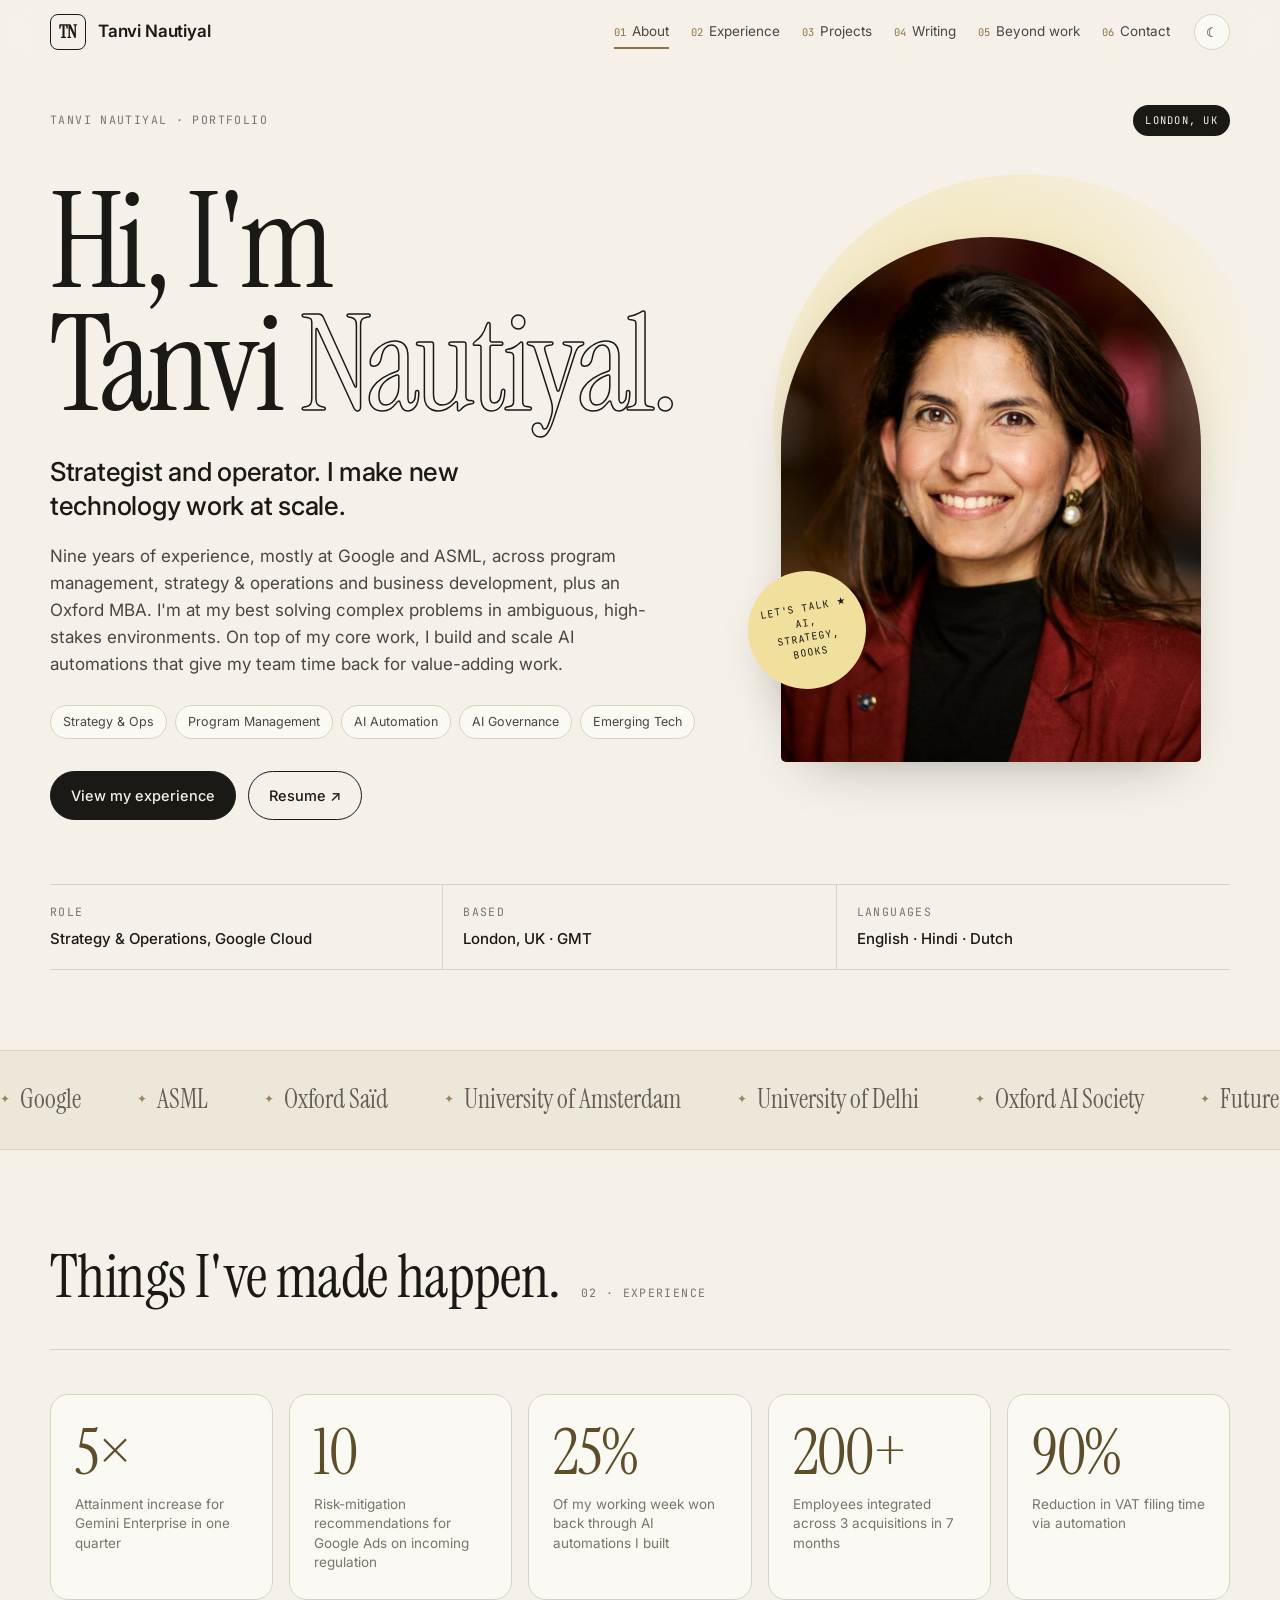
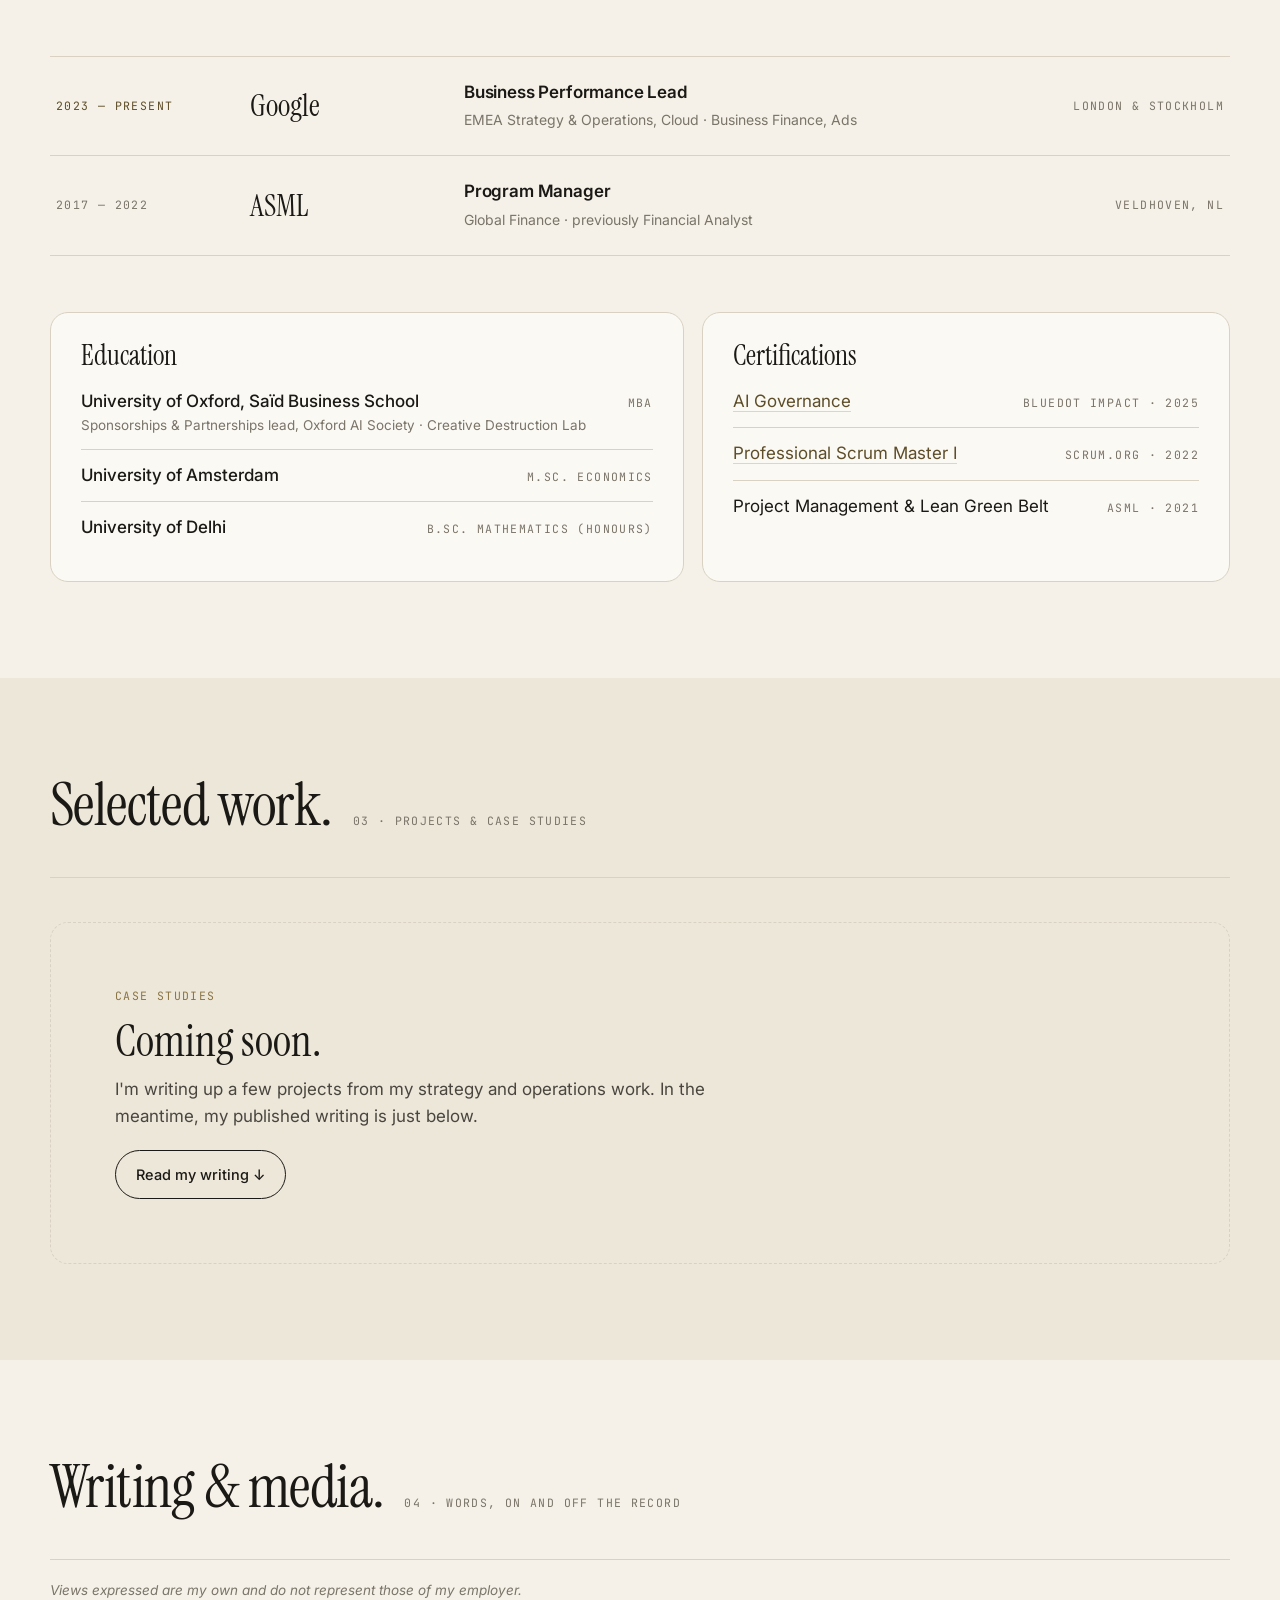
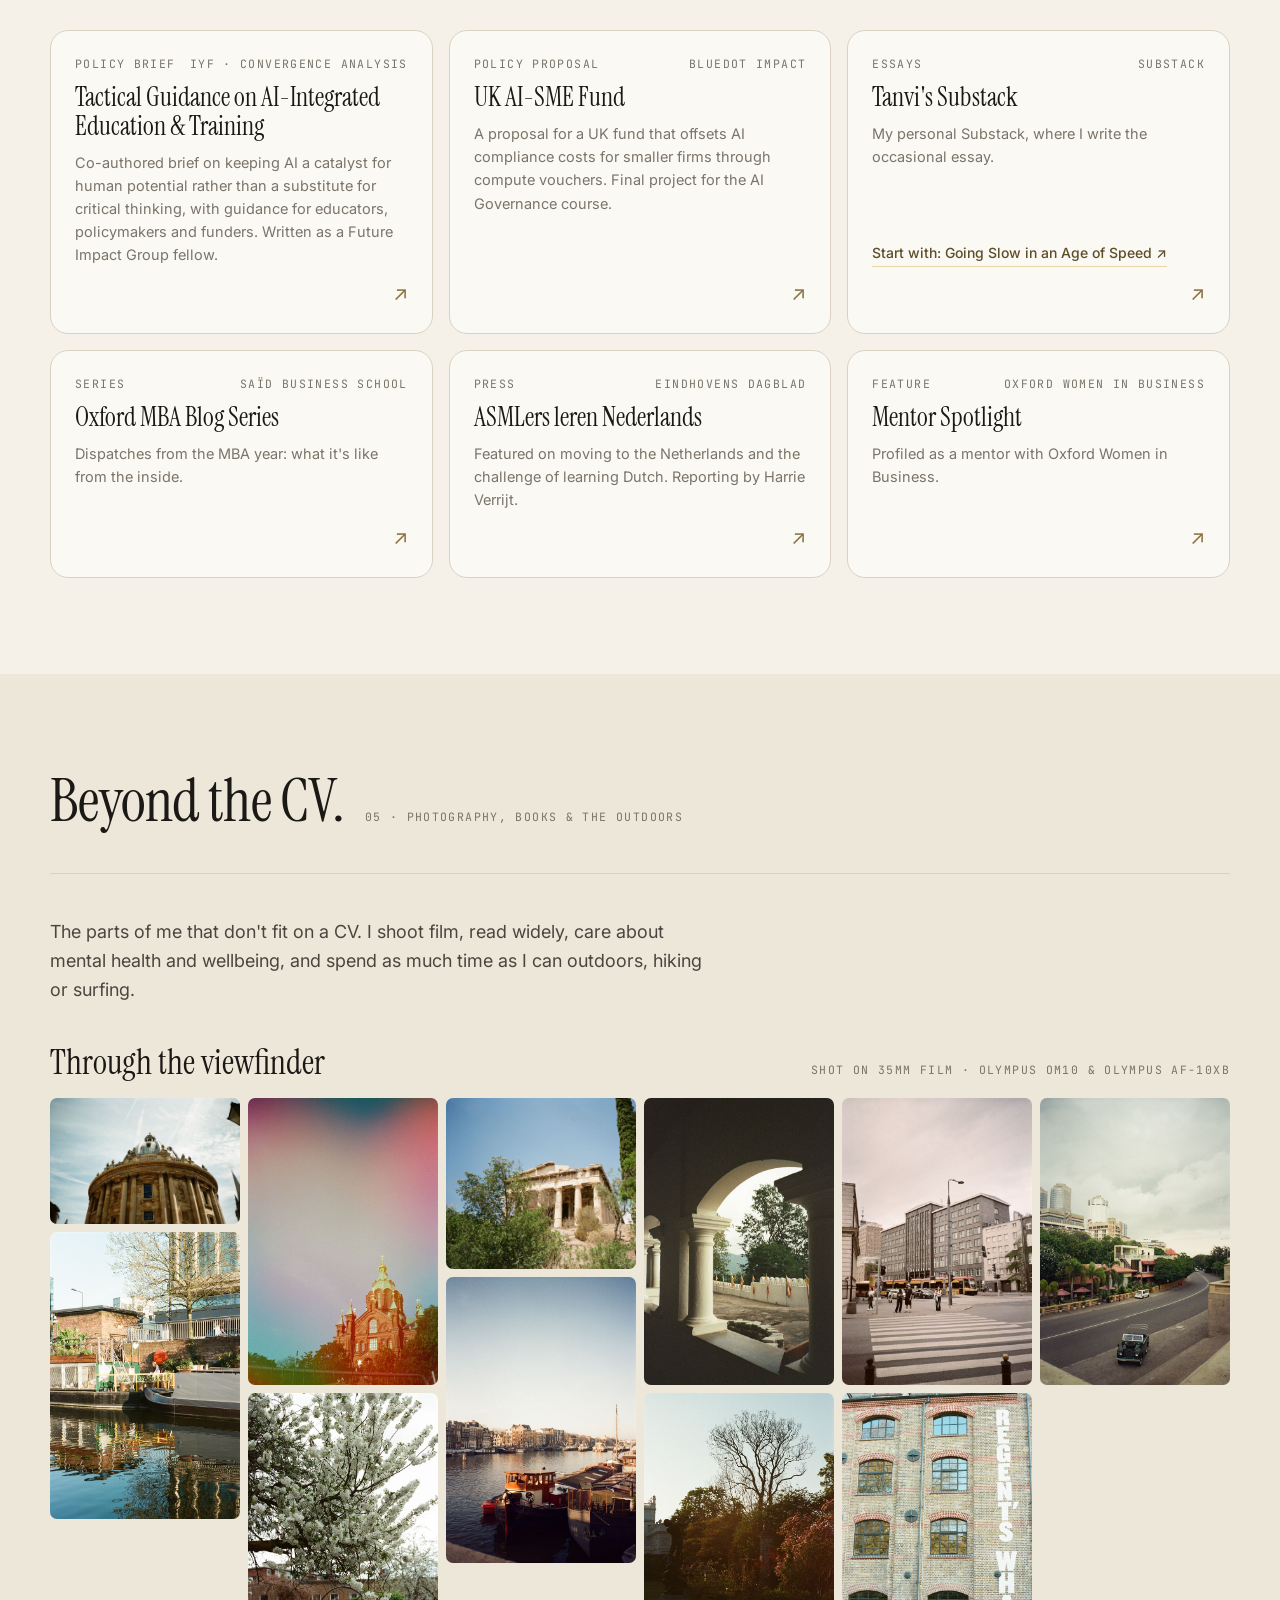
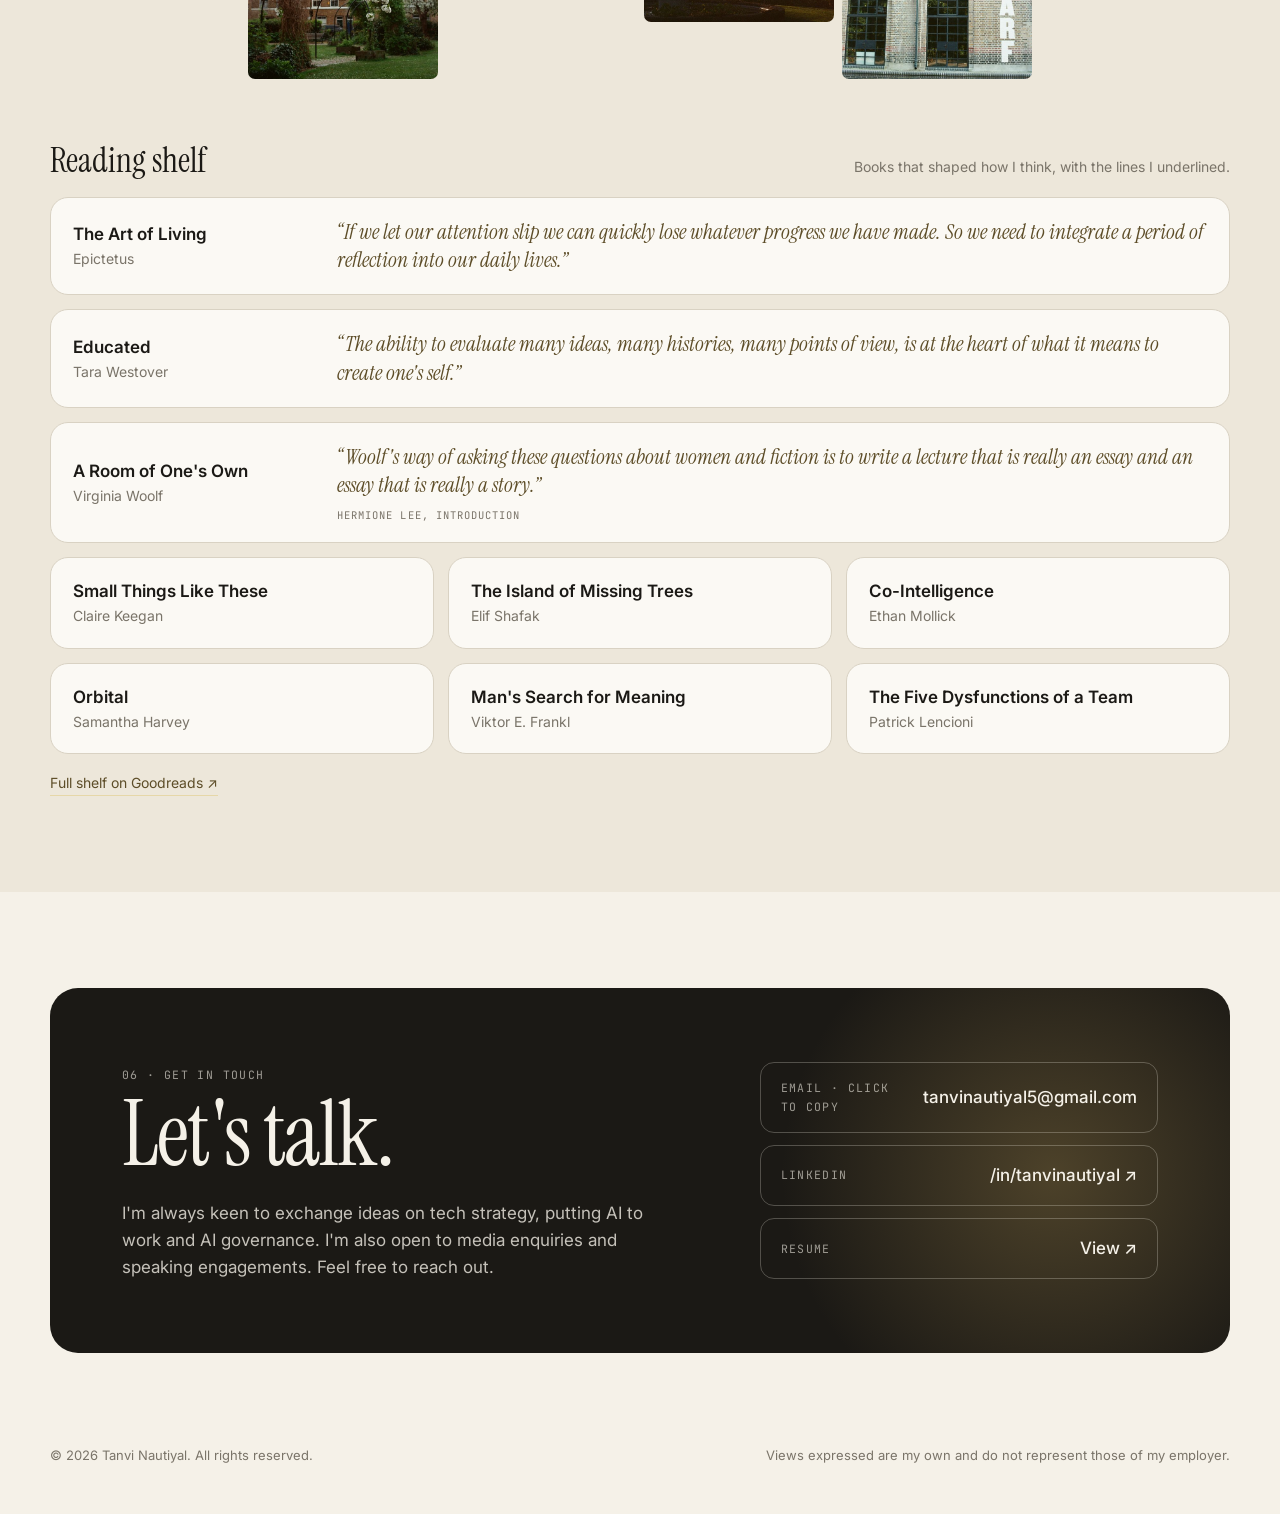
<file: index.html>
<!doctype html>
<html lang="en">
<head>
  <meta charset="utf-8">
  <meta name="viewport" content="width=device-width, initial-scale=1">
  <title>Tanvi Nautiyal — Portfolio</title>
  <meta name="description" content="Tanvi Nautiyal has spent her career scaling emerging technologies at Google and ASML, across program management, strategy & operations and business development.">
  <link rel="canonical" href="https://www.tanvinautiyal.com/">
  <meta property="og:type" content="website">
  <meta property="og:url" content="https://www.tanvinautiyal.com/">
  <meta property="og:title" content="Tanvi Nautiyal — Portfolio">
  <meta property="og:description" content="A career spent scaling emerging technologies at Google and ASML. Program management, strategy & operations, and AI automation.">
  <meta property="og:image" content="https://www.tanvinautiyal.com/assets/headshot.jpg">
  <link rel="preconnect" href="https://fonts.googleapis.com">
  <link rel="preconnect" href="https://fonts.gstatic.com" crossorigin>
  <link href="https://fonts.googleapis.com/css2?family=Instrument+Serif:ital@0;1&family=Inter:wght@400;500;600&family=JetBrains+Mono:wght@400;500&display=swap" rel="stylesheet">
  <link rel="stylesheet" href="style.css">
</head>
<body>
  <div class="progress" id="progress"></div>

  <header class="nav" id="nav">
    <div class="wrap nav-inner">
      <a class="brand" href="#top"><span class="monogram" id="monogram">TN</span><span id="brand-name">Tanvi Nautiyal</span></a>
      <nav class="nav-links" id="nav-links" aria-label="Sections"></nav>
      <div class="nav-actions">
        <button class="icon-btn" id="theme" aria-label="Toggle theme">☾</button>
        <button class="icon-btn burger" id="burger" aria-label="Menu">☰</button>
      </div>
    </div>
  </header>

  <main id="top">
    <!-- 01 About / hero -->
    <section class="hero" id="about">
      <div class="wrap">
        <div class="hero-top">
          <span class="mono" id="hero-volume"></span>
          <span class="badge" id="hero-status"></span>
        </div>
        <div class="hero-grid">
          <div>
            <h1 id="hero-title"></h1>
            <p class="tagline" id="hero-tagline"></p>
            <p class="intro" id="hero-intro"></p>
            <div class="tags" id="hero-tags"></div>
            <div class="cta" id="hero-cta"></div>
          </div>
          <div class="portrait">
            <div class="blob"></div>
            <div class="frame"><img id="portrait-img" alt=""></div>
            <a class="sticker" id="sticker" href="#contact"></a>
          </div>
        </div>
        <div class="facts" id="facts"></div>
      </div>
    </section>

    <div class="marquee" aria-label="Organisations"><div class="marquee-track" id="marquee-track"></div></div>

    <!-- 02 Experience -->
    <section id="experience">
      <div class="wrap">
        <div class="section-head">
          <h2>Things I've made happen.</h2>
          <span class="mono">02 · Experience</span>
          <div class="rule"></div>
        </div>
        <div class="stats" id="stats"></div>
        <div class="timeline" id="timeline" style="margin-top:56px"></div>
        <div class="edu-grid">
          <div class="card reveal"><h3>Education</h3><ul class="edu-list" id="edu-list"></ul></div>
          <div class="card reveal"><h3>Certifications</h3><ul class="cert-list" id="cert-list"></ul></div>
        </div>
      </div>
    </section>

    <!-- 03 Projects -->
    <section id="projects" style="background: var(--bg-2)">
      <div class="wrap">
        <div class="section-head">
          <h2>Selected work.</h2>
          <span class="mono">03 · Projects &amp; case studies</span>
          <div class="rule"></div>
        </div>
        <div class="cases" id="cases"></div>
      </div>
    </section>

    <!-- 04 Writing -->
    <section id="writing">
      <div class="wrap">
        <div class="section-head">
          <h2>Writing &amp; media.</h2>
          <span class="mono">04 · Words, on and off the record</span>
          <div class="rule"></div>
        </div>
        <p class="disclaimer js-disclaimer"></p>
        <div class="writing-grid" id="writing-grid"></div>
      </div>
    </section>

    <!-- 05 Beyond work -->
    <section class="beyond" id="beyond" style="background: var(--bg-2)">
      <div class="wrap">
        <div class="section-head">
          <h2>Beyond the CV.</h2>
          <span class="mono">05 · Photography, books &amp; the outdoors</span>
          <div class="rule"></div>
        </div>
        <p class="intro" id="beyond-intro"></p>
        <div class="pursuits" id="pursuits"></div>
        <div class="sub-head" id="gallery-head">
          <h3>Through the viewfinder</h3>
          <span class="mono" id="photo-note"></span>
        </div>
        <div class="gallery" id="gallery"></div>

        <div class="shelf">
          <div class="sub-head">
            <h3>Reading shelf</h3>
            <span class="sub">Books that shaped how I think, with the lines I underlined.</span>
          </div>
          <div class="books" id="books"></div>
          <a class="more" id="goodreads" href="#" target="_blank" rel="noopener">Full shelf on Goodreads ↗</a>
        </div>
      </div>
    </section>

    <div class="lightbox" id="lightbox" role="dialog" aria-modal="true" aria-label="Photo viewer">
      <button class="lb-close" id="lb-close" aria-label="Close">✕</button>
      <button class="lb-prev" id="lb-prev" aria-label="Previous photo">←</button>
      <img id="lb-img" alt="">
      <button class="lb-next" id="lb-next" aria-label="Next photo">→</button>
      <div class="lb-cap" id="lb-cap"></div>
    </div>

    <!-- 06 Contact -->
    <section class="contact" id="contact">
      <div class="wrap">
        <div class="contact-card">
          <div>
            <span class="mono" style="color:inherit;opacity:.6">06 · Get in touch</span>
            <h2 id="contact-heading"></h2>
            <p id="contact-text"></p>
            <p id="contact-speaking" class="contact-speaking"></p>
          </div>
          <div class="contact-links" id="contact-links"></div>
        </div>
      </div>
    </section>
  </main>

  <footer>
    <div class="wrap">
      <span>© <span id="year"></span> <span id="footer-name"></span>. All rights reserved.</span>
      <span class="js-disclaimer"></span>
    </div>
  </footer>

  <script src="content.js"></script>
  <script>
    /* Private drafts load only in the local preview on your own computer. */
    if (/^(localhost|127\.0\.0\.1)$/.test(location.hostname)) document.write('<script src="drafts.local.js"><\/script>');
  </script>
  <script src="main.js"></script>
</body>
</html>
</file>
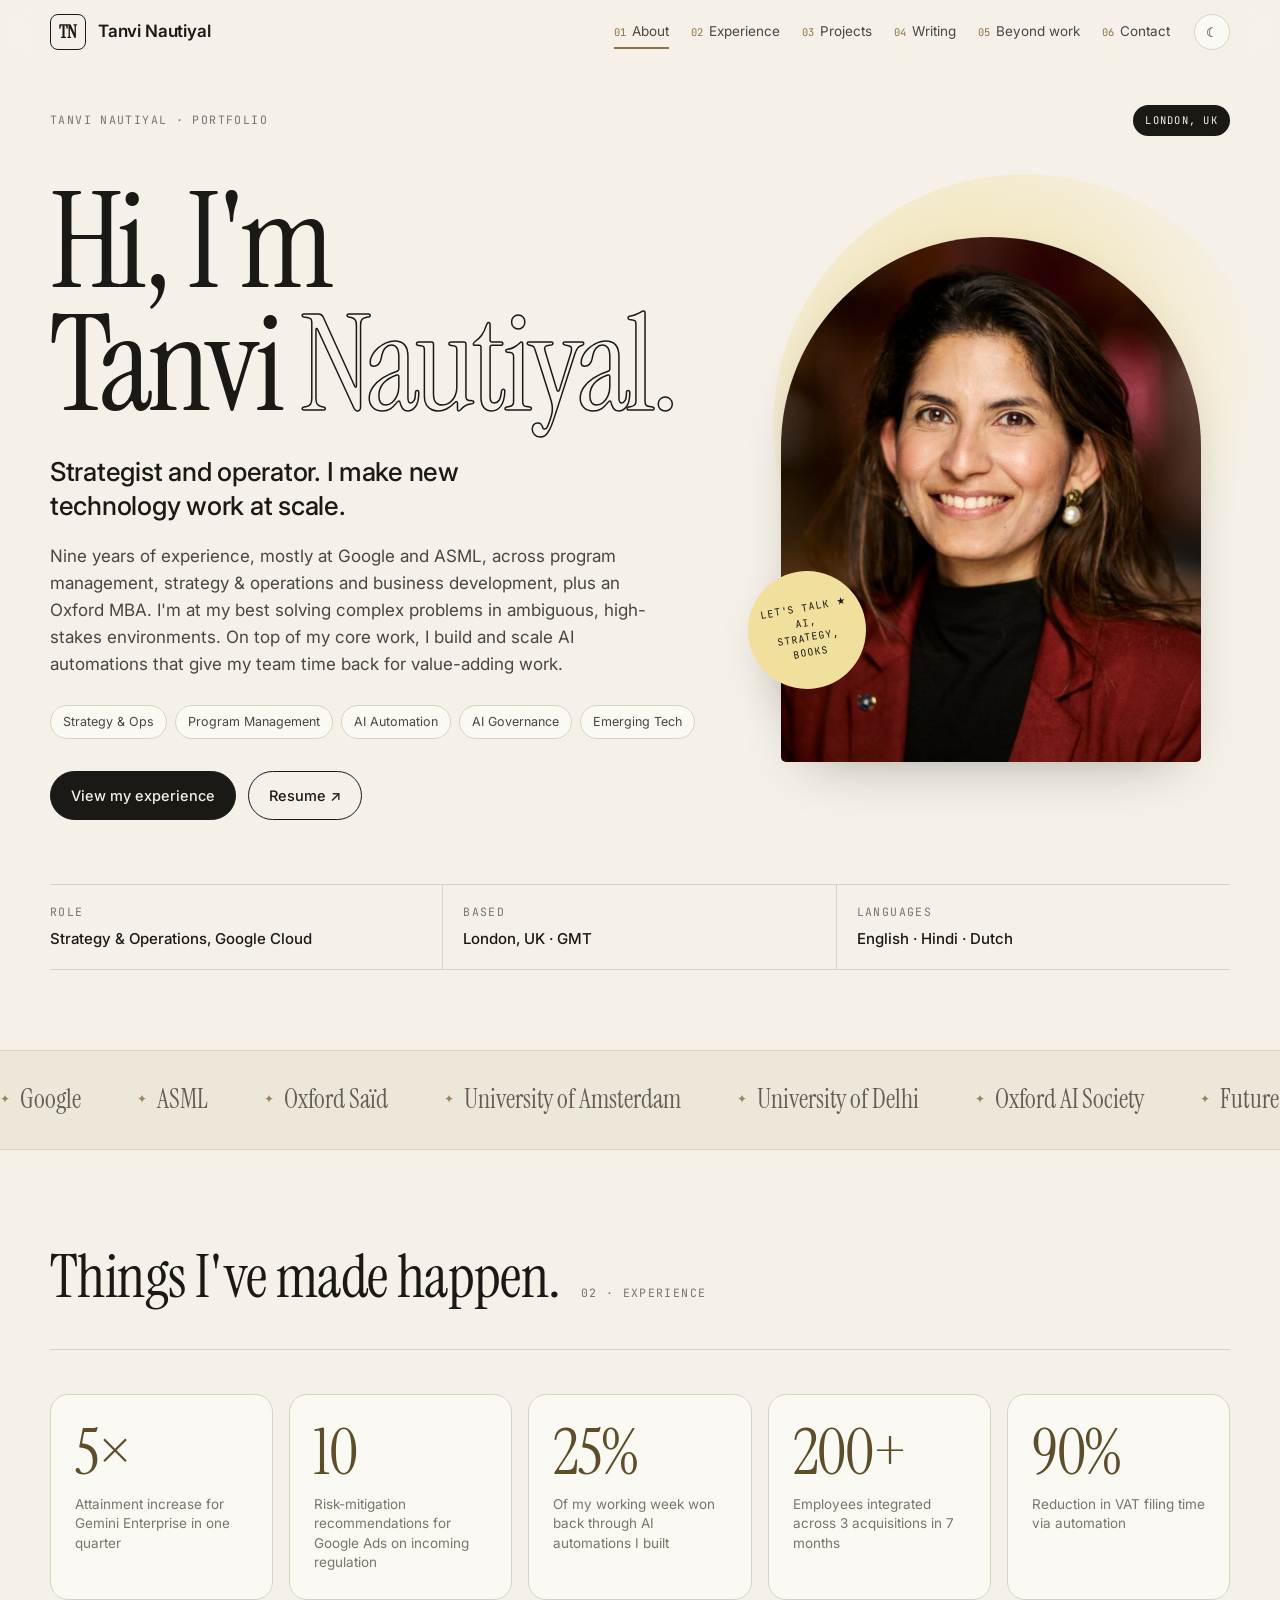
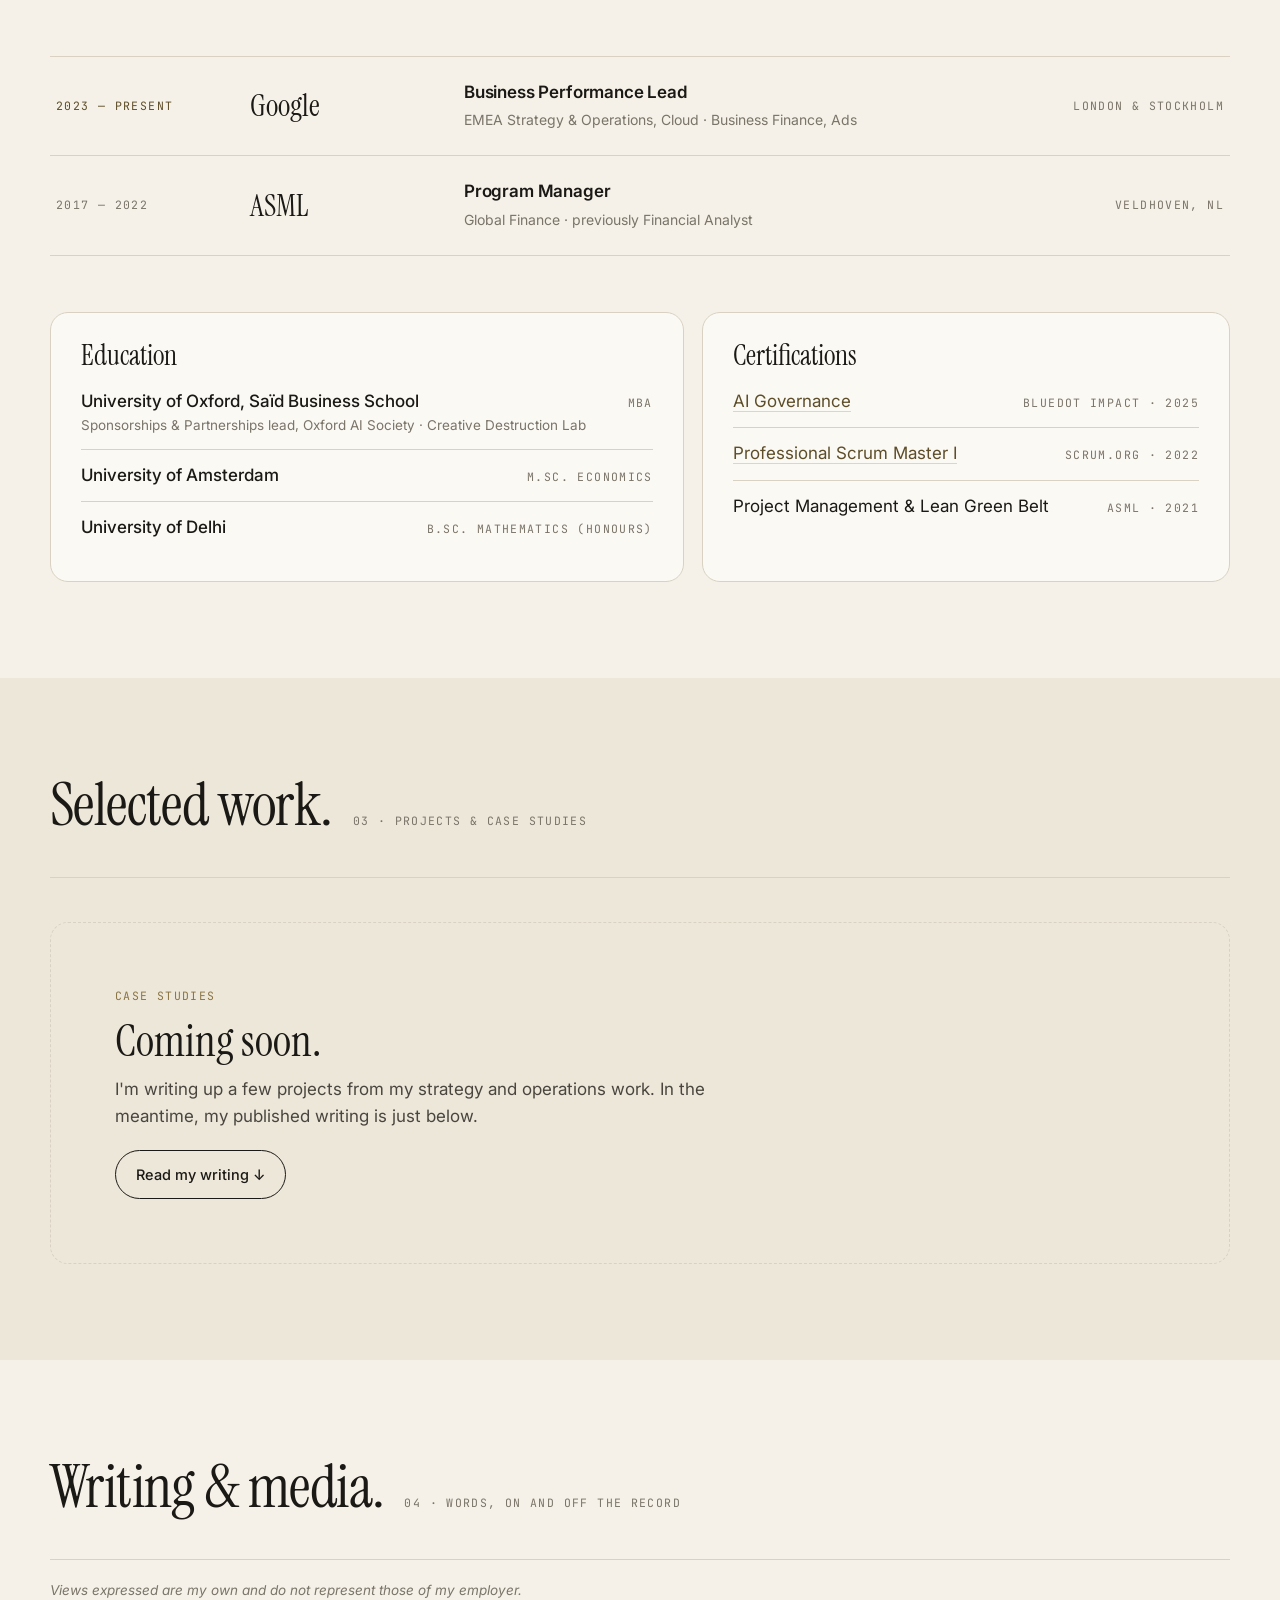
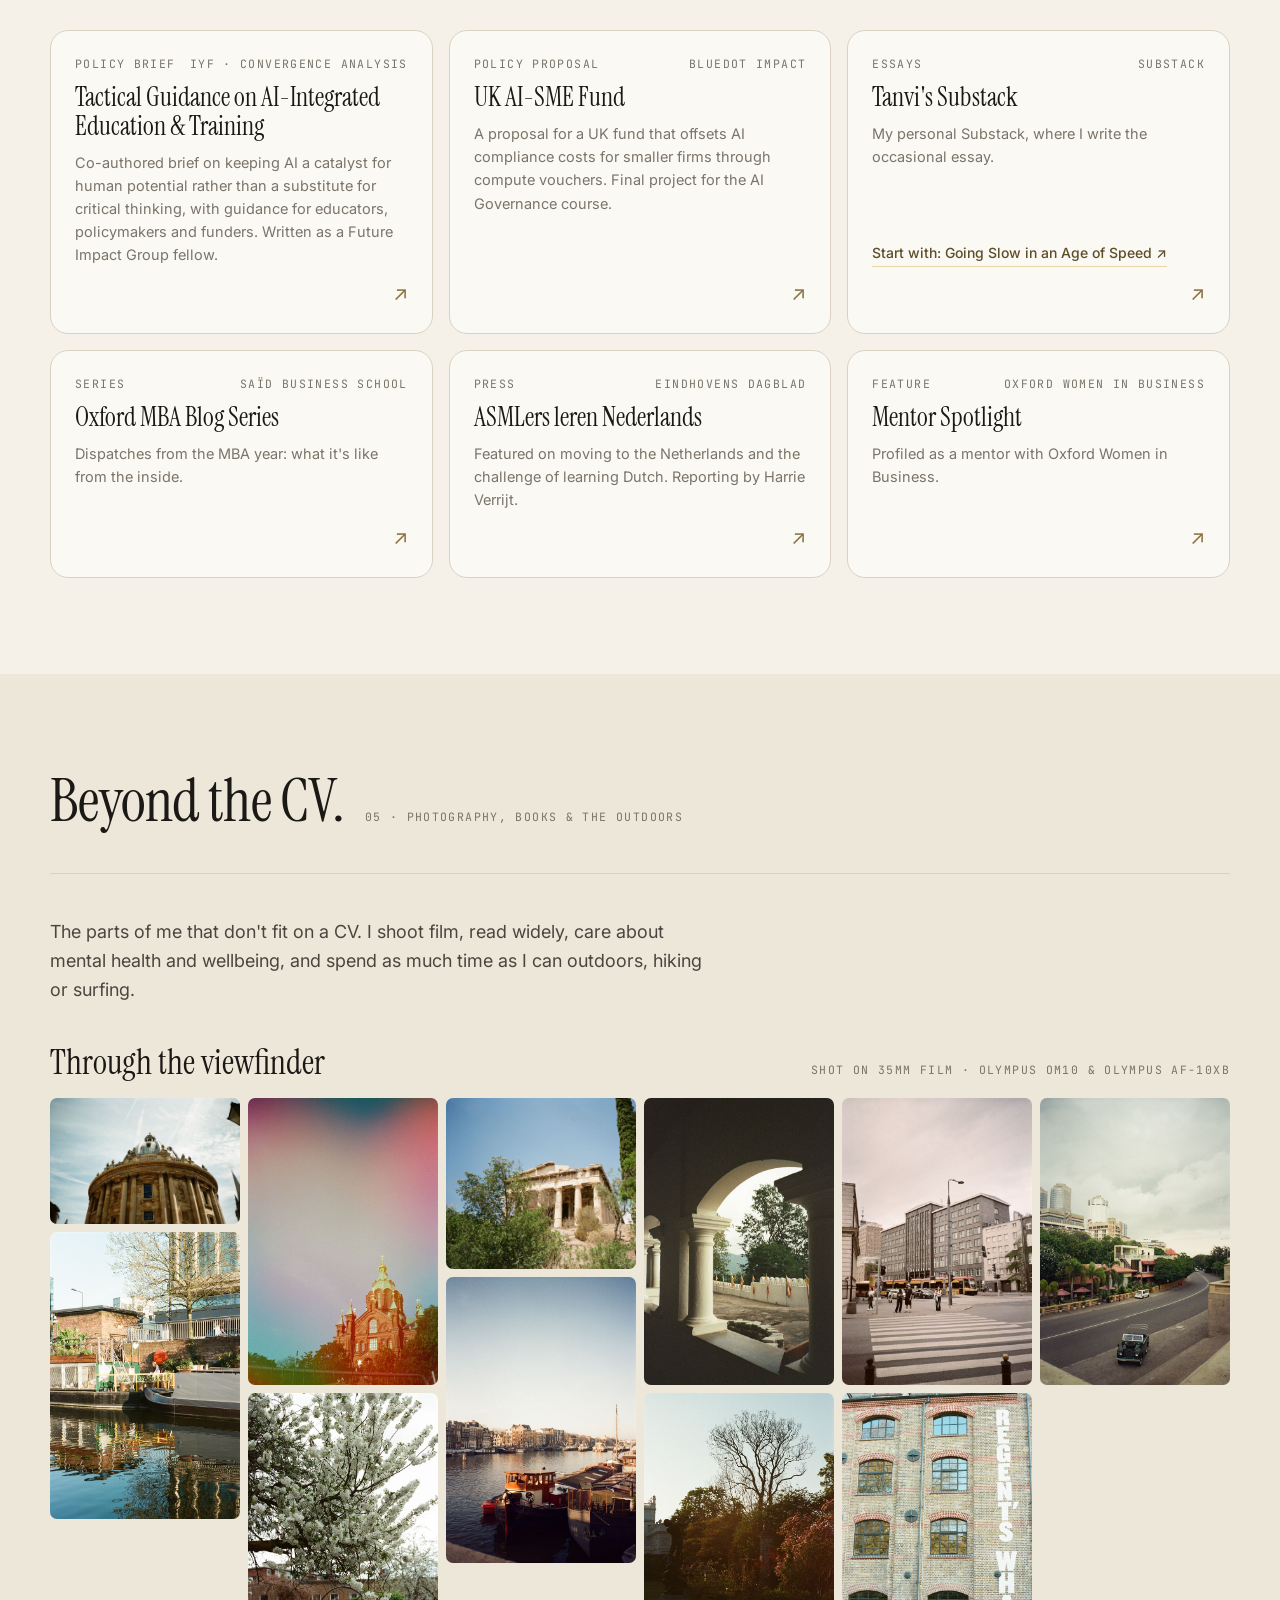
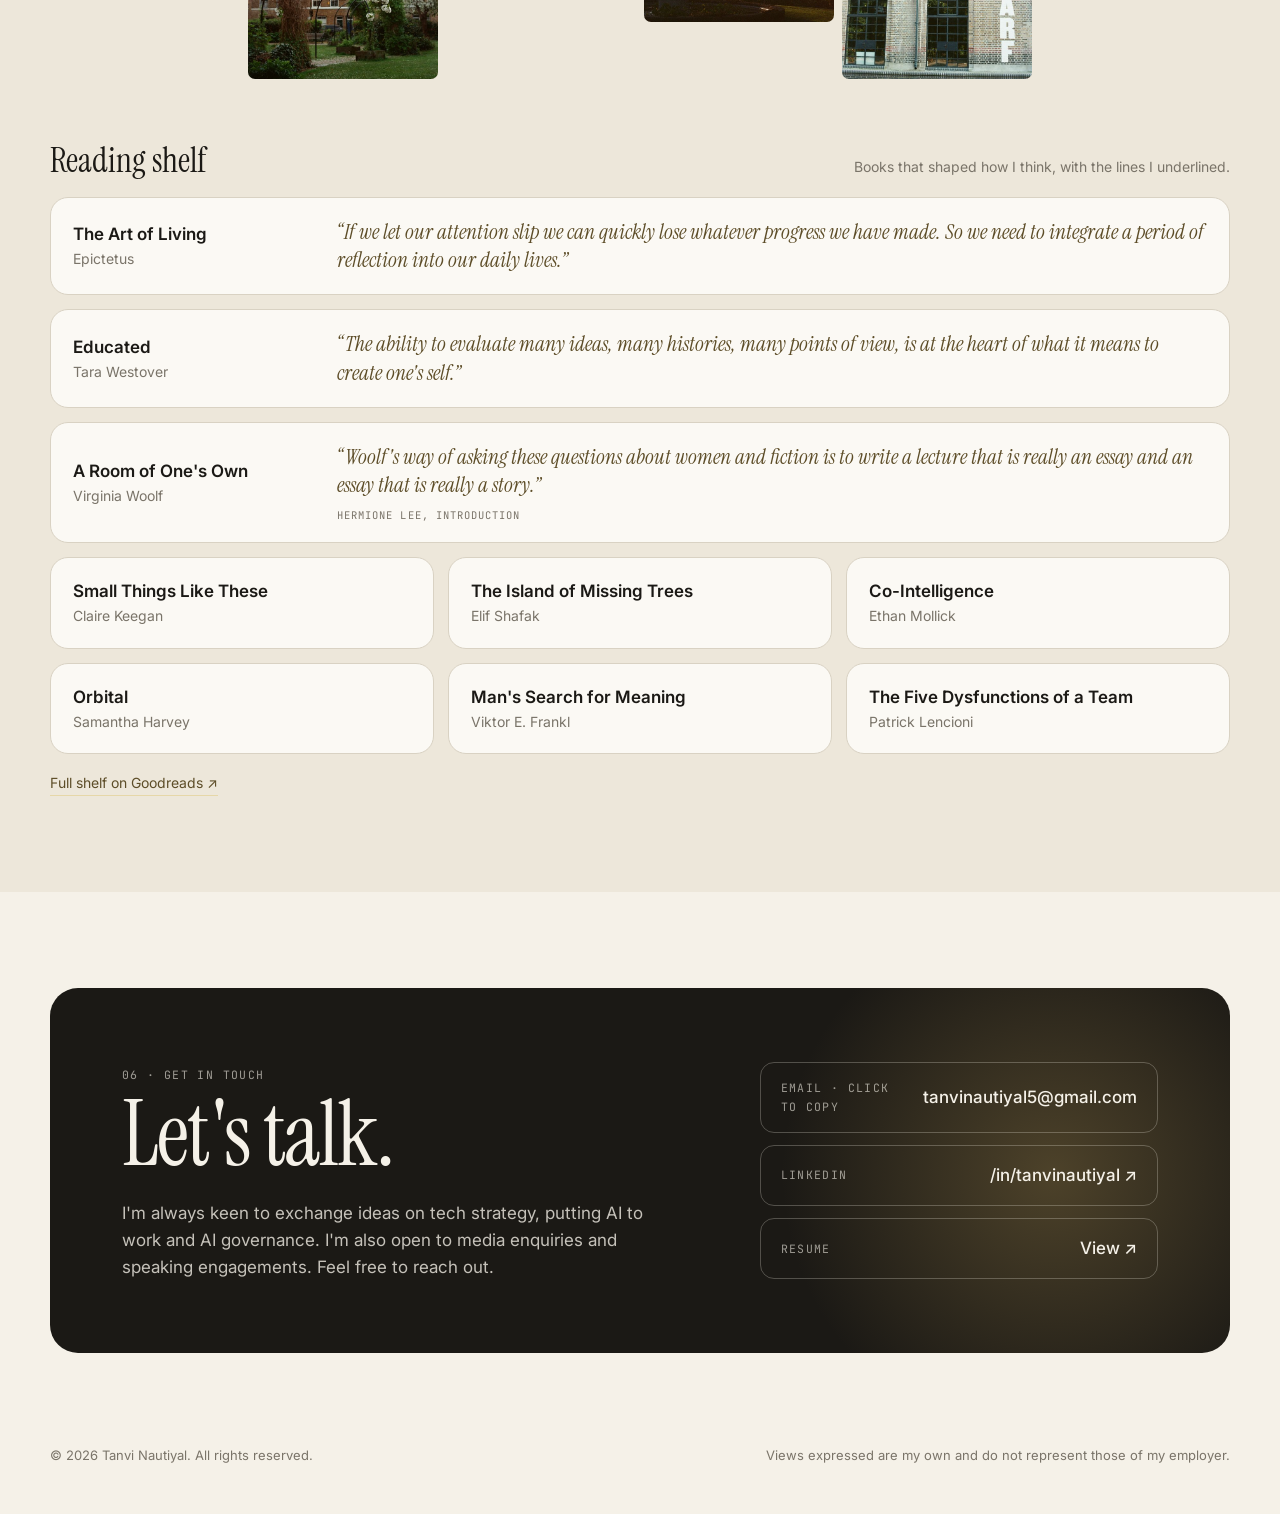
<file: experience.html>
<!doctype html>
<html lang="en">
<head>
  <meta charset="utf-8">
  <title>Tanvi Nautiyal — Portfolio</title>
  <link rel="canonical" href="https://www.tanvinautiyal.com/">
  <meta http-equiv="refresh" content="0; url=/#experience">
  <script>location.replace("/#experience");</script>
  <meta name="viewport" content="width=device-width, initial-scale=1">
</head>
<body style="font-family: system-ui, sans-serif; padding: 40px; background: #f5f1e8; color: #1b1915">
  <p>This page has moved. <a href="/#experience">Continue to tanvinautiyal.com</a>.</p>
</body>
</html>
</file>
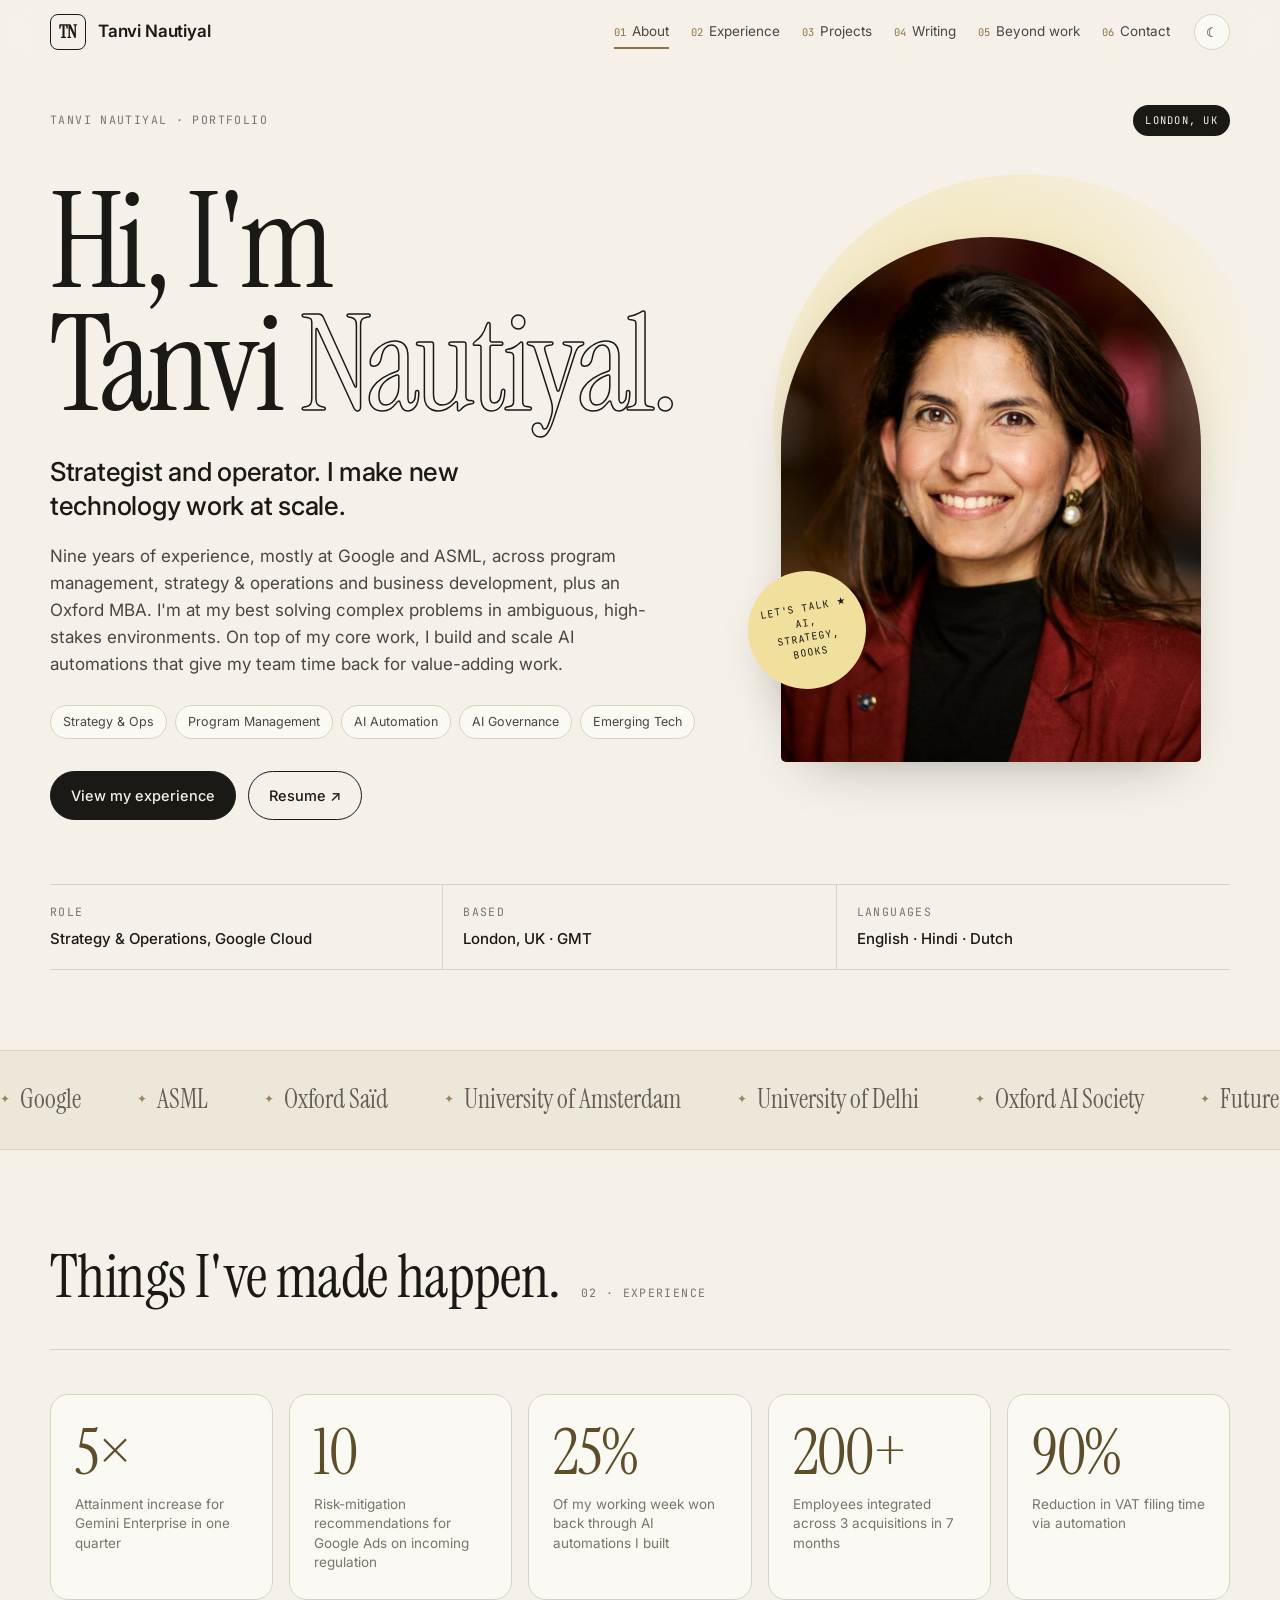
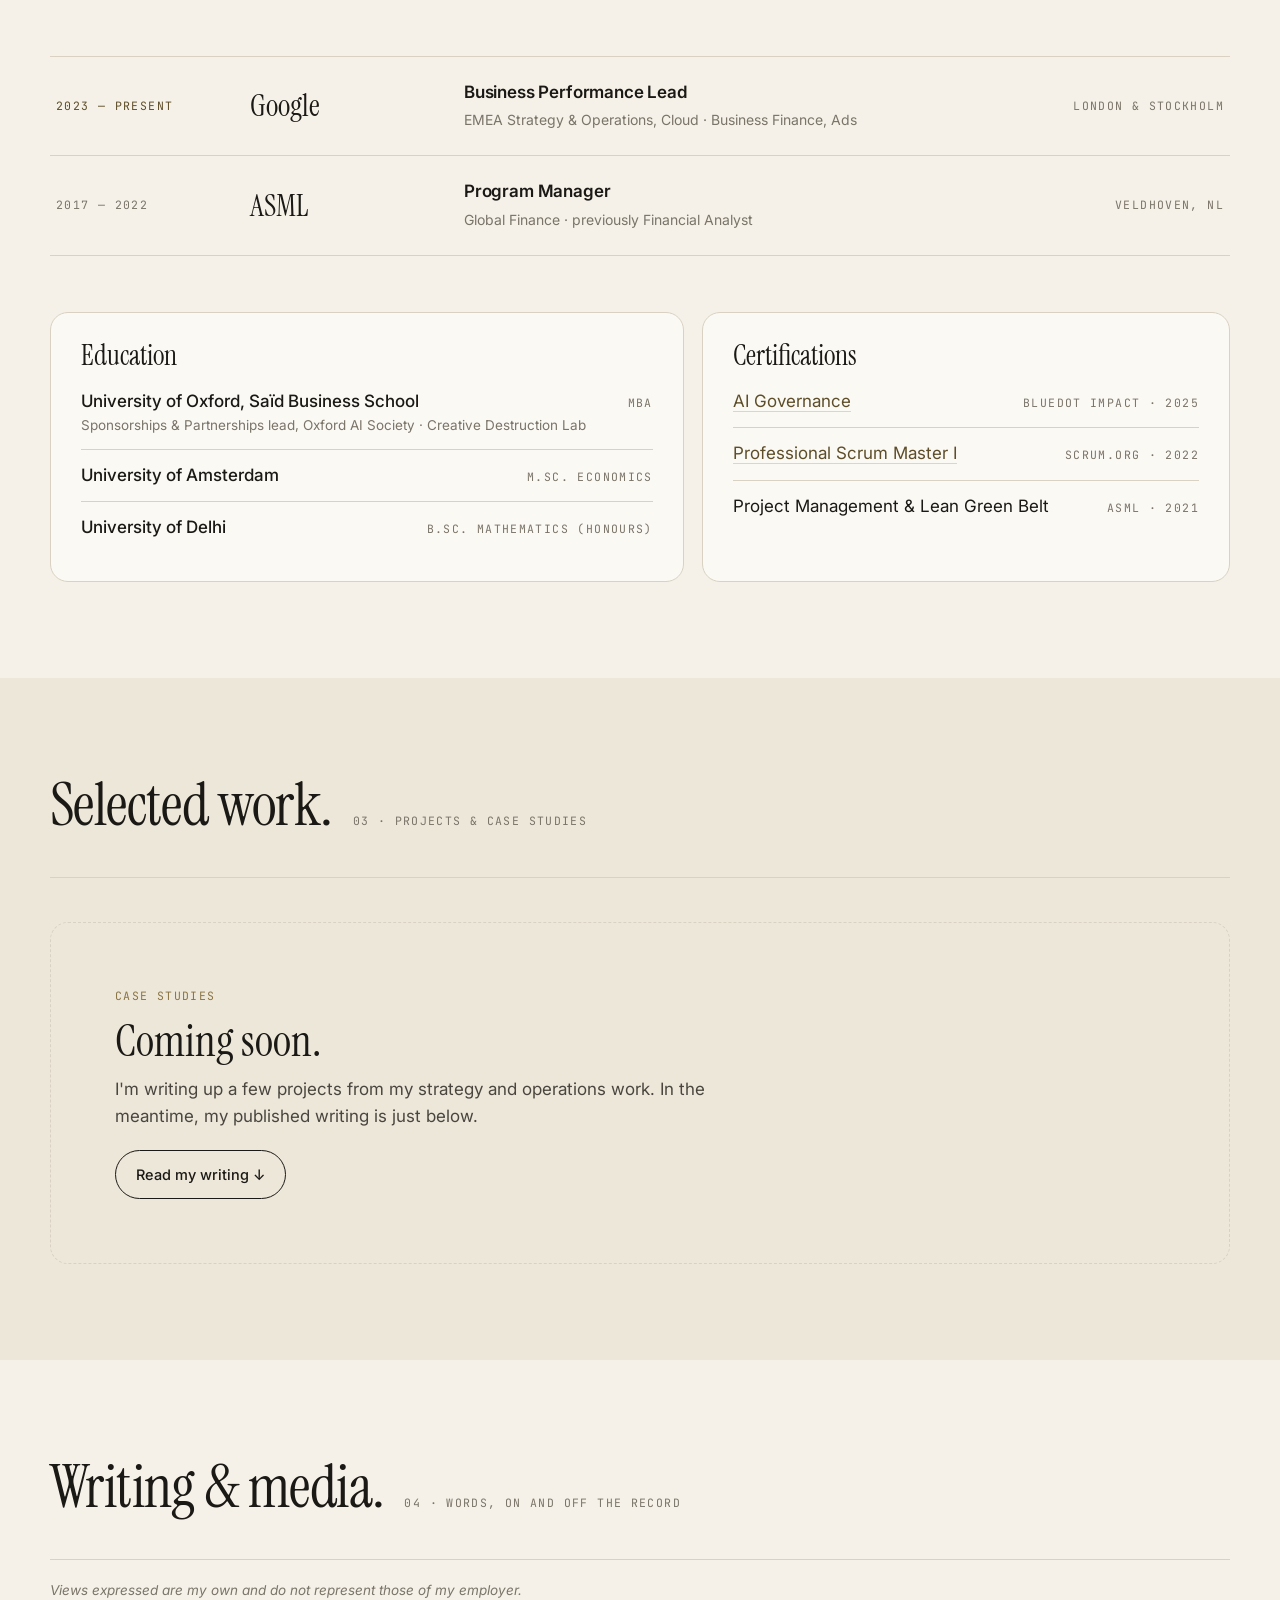
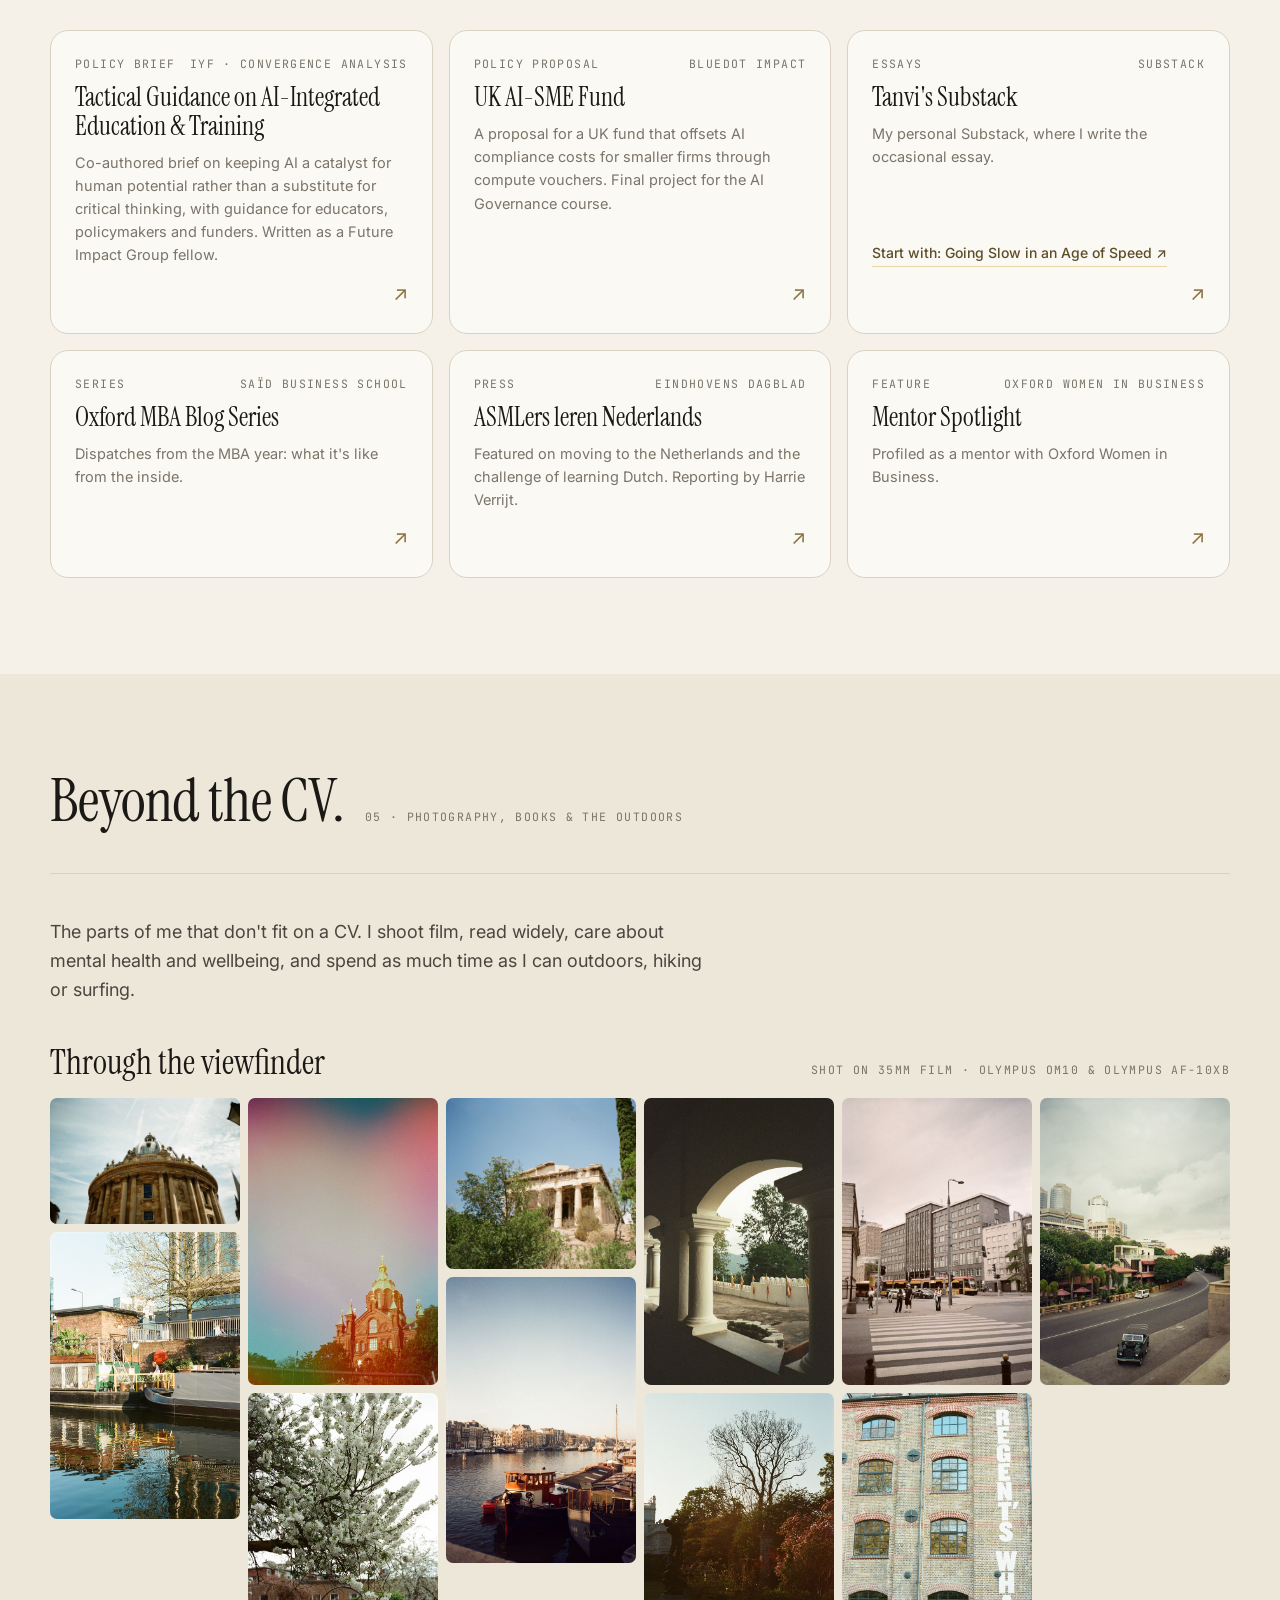
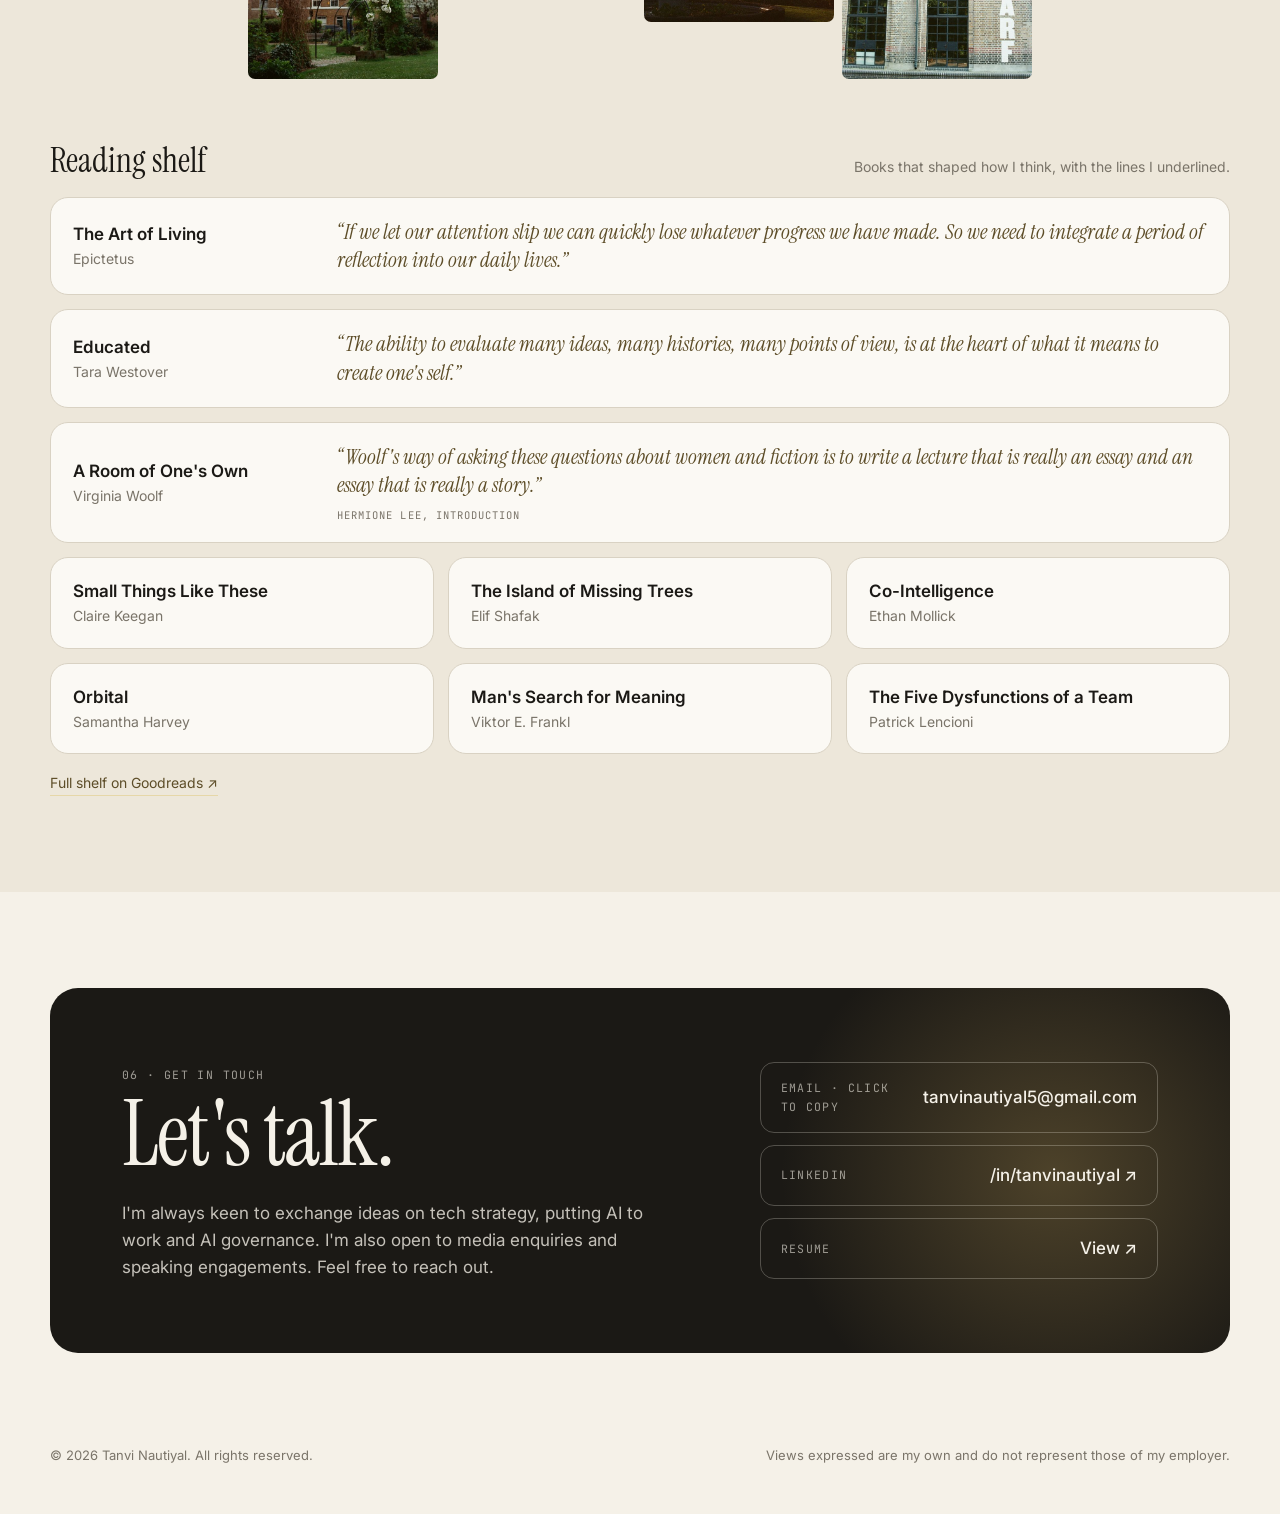
<file: home.html>
<!doctype html>
<html lang="en">
<head>
  <meta charset="utf-8">
  <title>Tanvi Nautiyal — Portfolio</title>
  <link rel="canonical" href="https://www.tanvinautiyal.com/">
  <meta http-equiv="refresh" content="0; url=/">
  <script>location.replace("/");</script>
  <meta name="viewport" content="width=device-width, initial-scale=1">
</head>
<body style="font-family: system-ui, sans-serif; padding: 40px; background: #f5f1e8; color: #1b1915">
  <p>This page has moved. <a href="/">Continue to tanvinautiyal.com</a>.</p>
</body>
</html>
</file>
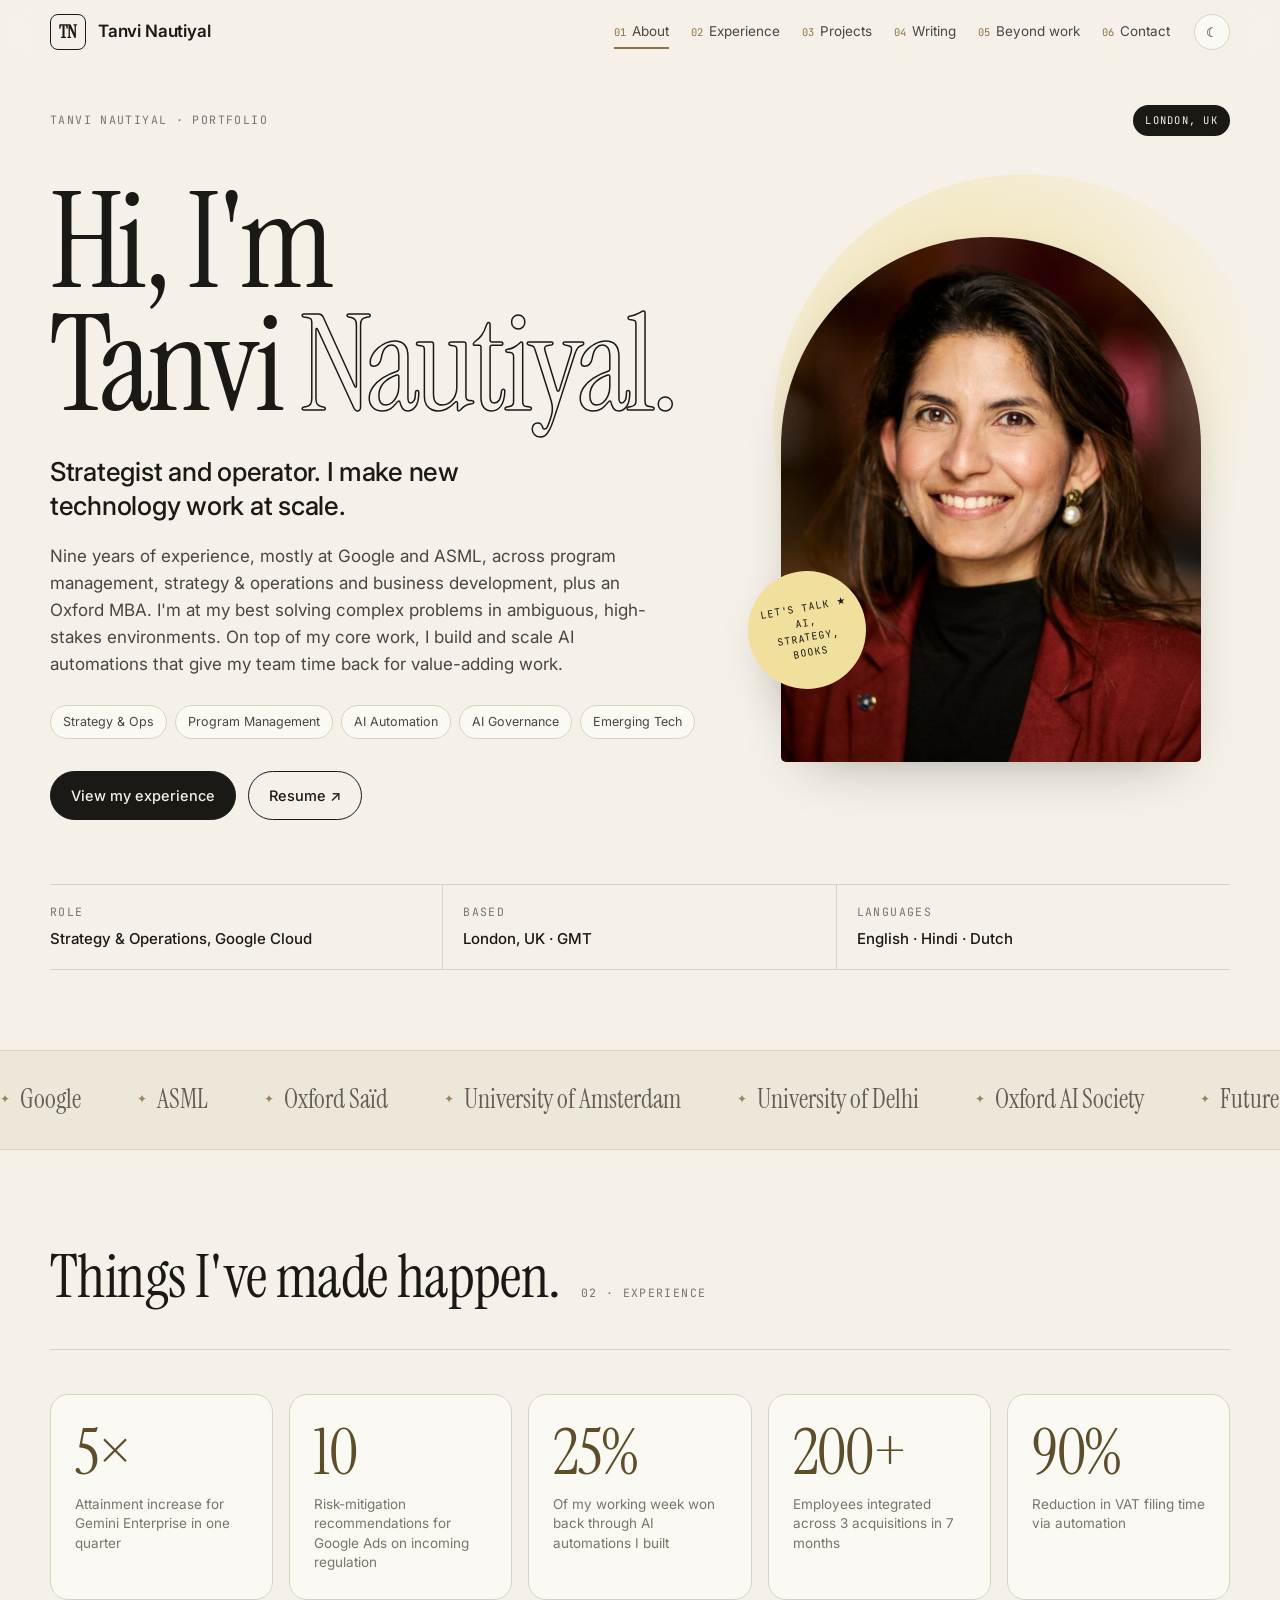
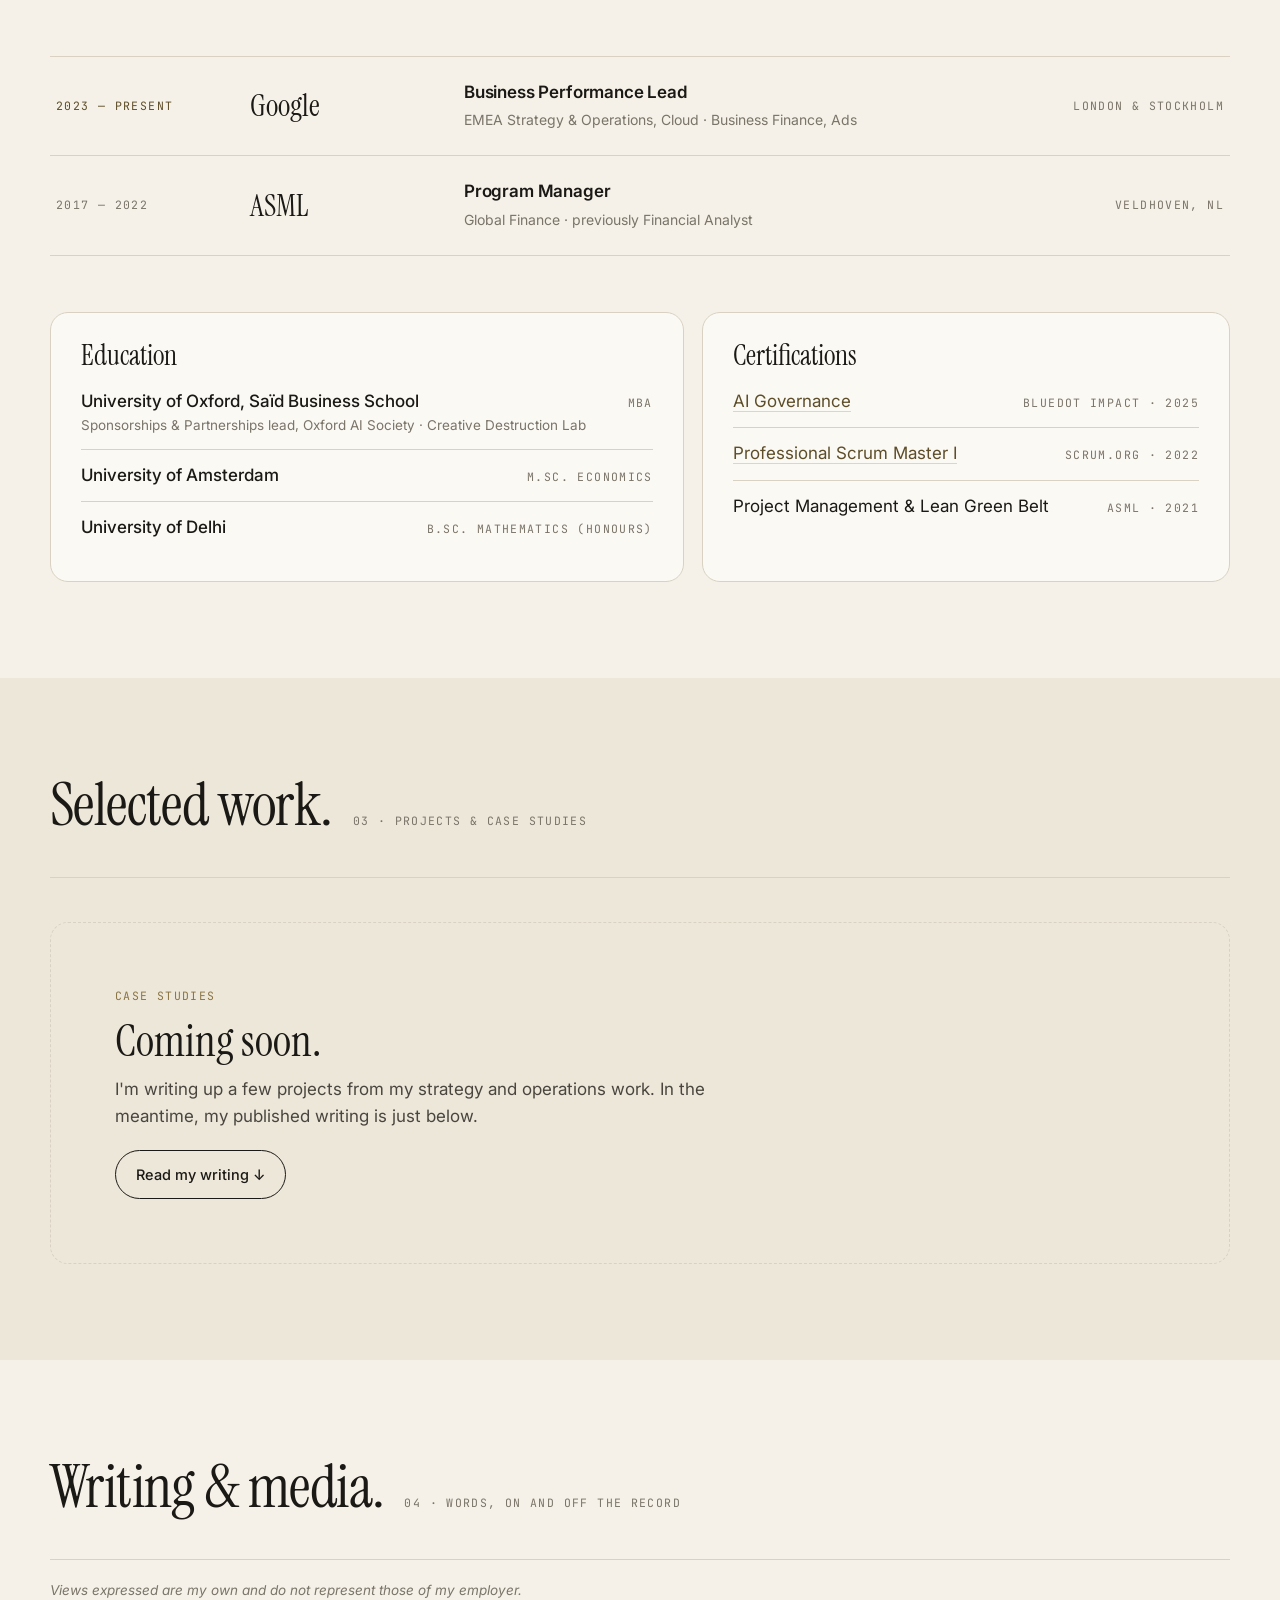
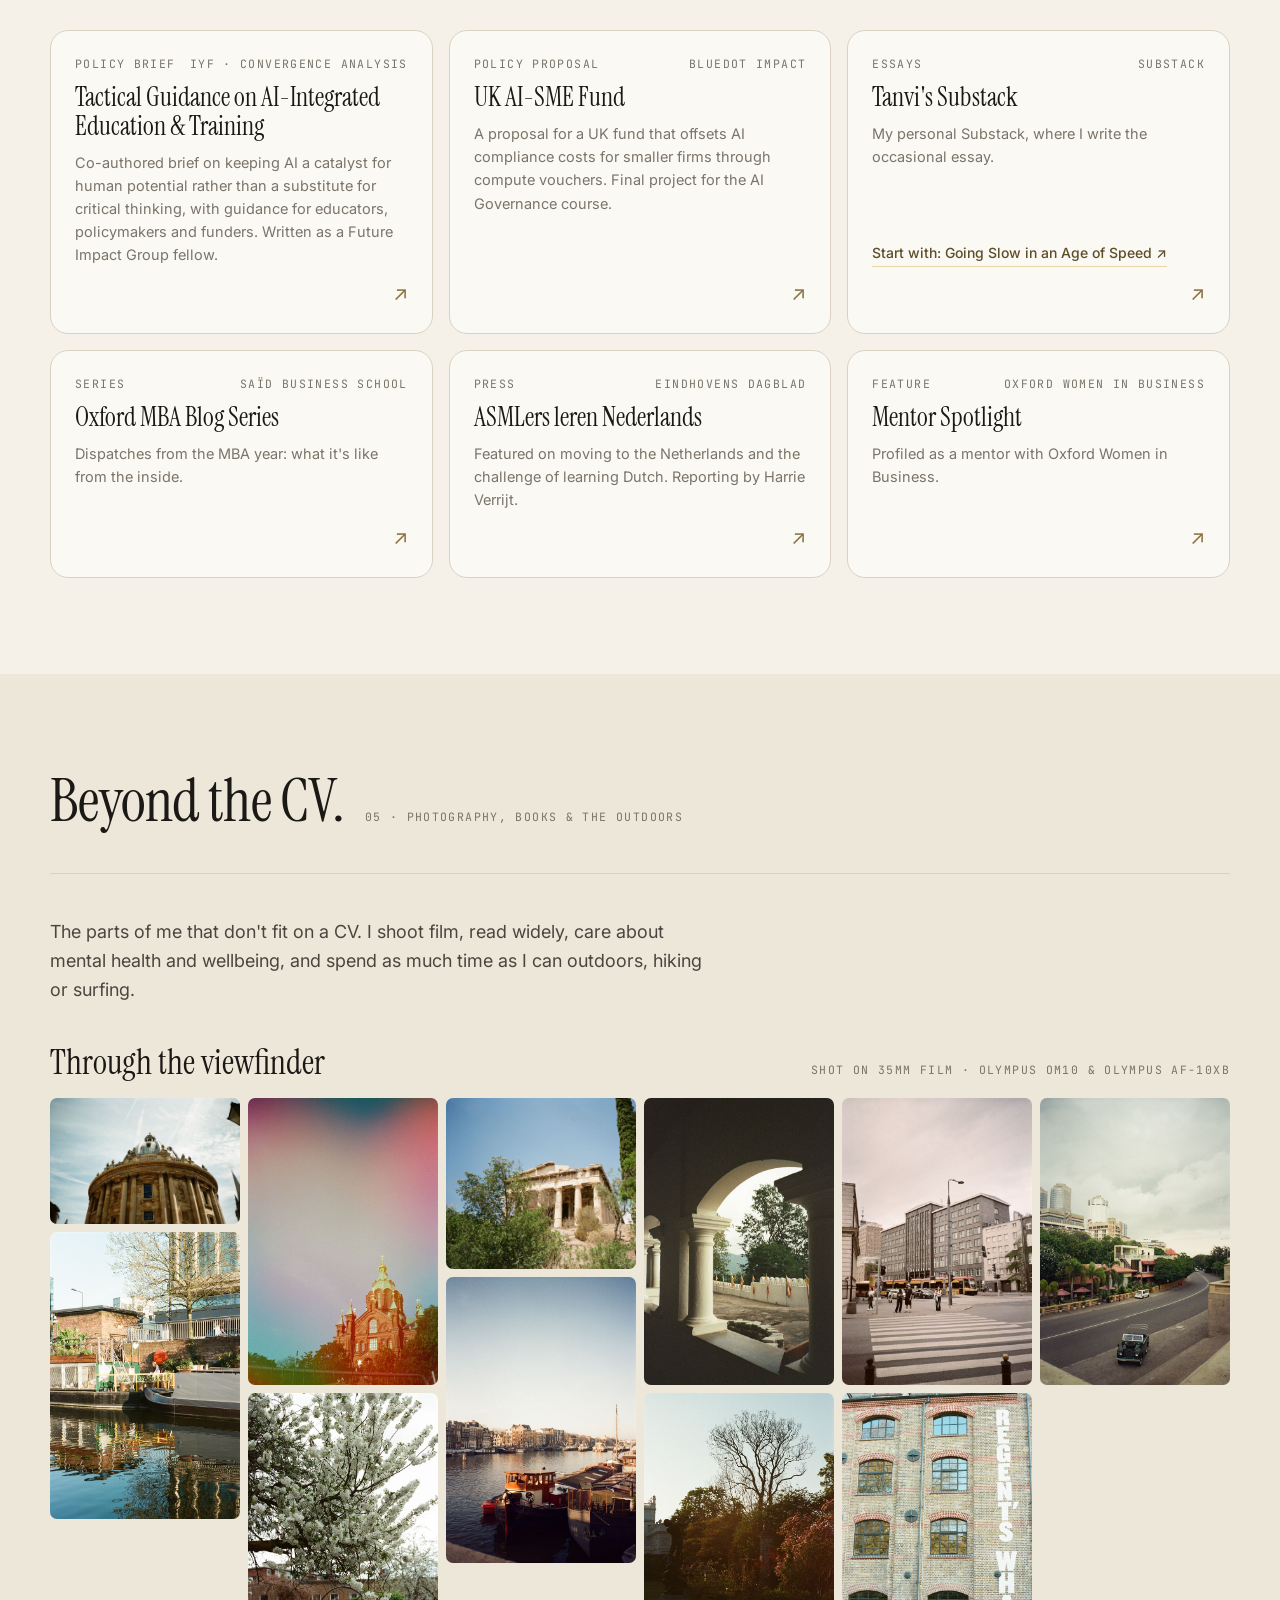
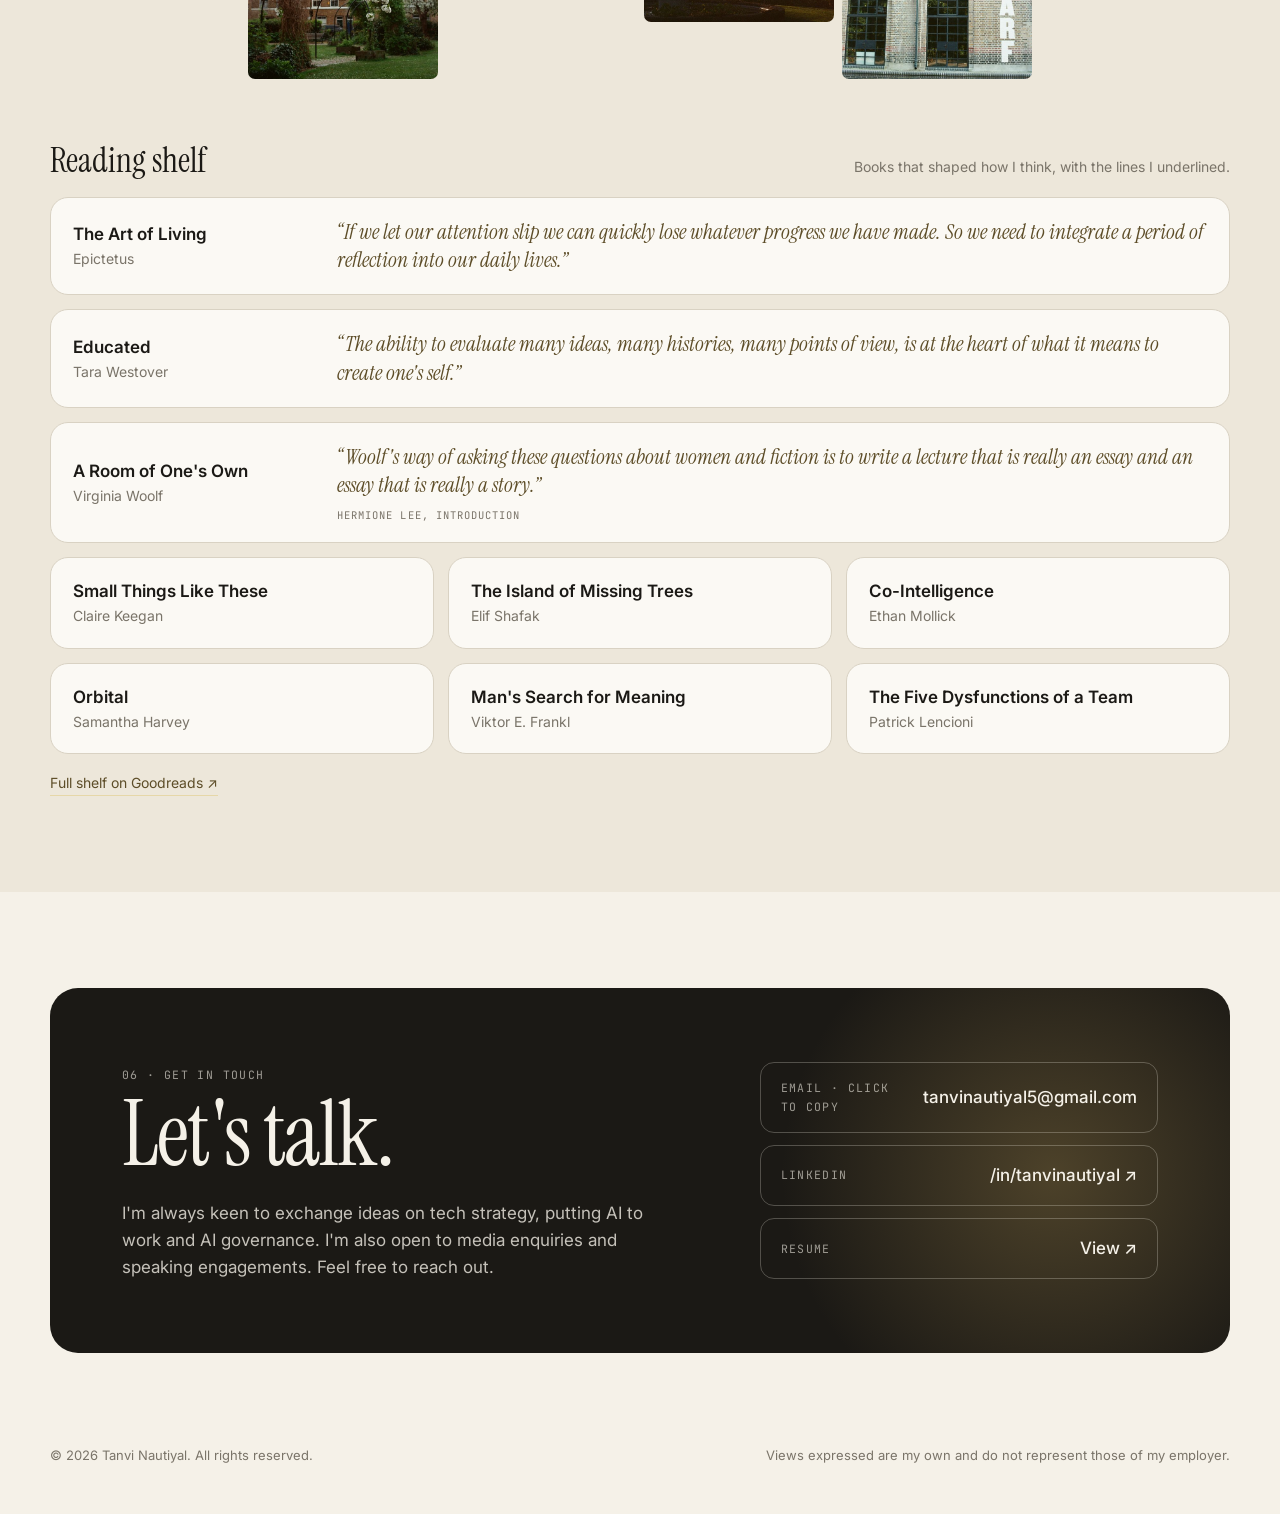
<file: interests.html>
<!doctype html>
<html lang="en">
<head>
  <meta charset="utf-8">
  <title>Tanvi Nautiyal — Portfolio</title>
  <link rel="canonical" href="https://www.tanvinautiyal.com/">
  <meta http-equiv="refresh" content="0; url=/#beyond">
  <script>location.replace("/#beyond");</script>
  <meta name="viewport" content="width=device-width, initial-scale=1">
</head>
<body style="font-family: system-ui, sans-serif; padding: 40px; background: #f5f1e8; color: #1b1915">
  <p>This page has moved. <a href="/#beyond">Continue to tanvinautiyal.com</a>.</p>
</body>
</html>
</file>
<file: style.css>
/* ============================================================
   Tanvi Nautiyal — portfolio styles
   Palette keeps the taupe-gold of the original site on cream.
   ============================================================ */

:root {
  --bg: #f5f1e8;
  --bg-2: #ede7da;
  --surface: #fbf9f4;
  --ink: #1b1915;
  --ink-2: #4a463f;
  --muted: #7a7469;
  --line: #d9d2c3;
  --accent: #8a7443;
  --accent-ink: #5d4d28;
  --accent-soft: #e6d7a8;
  --blob: #f1df9e;
  --shadow: 0 20px 60px -30px rgba(27, 25, 21, .45);
  --radius: 18px;
  --font-display: "Instrument Serif", Georgia, serif;
  --font-body: "Inter", system-ui, -apple-system, "Segoe UI", sans-serif;
  --font-mono: "JetBrains Mono", ui-monospace, Menlo, monospace;
  color-scheme: light;
}

@media (prefers-color-scheme: dark) {
  :root:not([data-theme="light"]) {
    --bg: #14130f;
    --bg-2: #1c1a15;
    --surface: #1f1d17;
    --ink: #f1ece1;
    --ink-2: #cfc8b8;
    --muted: #9a9385;
    --line: #37332a;
    --accent: #d2b56a;
    --accent-ink: #e9d9a6;
    --accent-soft: #3d3421;
    --blob: #4a3d1c;
    --shadow: 0 20px 60px -30px rgba(0, 0, 0, .8);
    color-scheme: dark;
  }
}
:root[data-theme="dark"] {
  --bg: #14130f;
  --bg-2: #1c1a15;
  --surface: #1f1d17;
  --ink: #f1ece1;
  --ink-2: #cfc8b8;
  --muted: #9a9385;
  --line: #37332a;
  --accent: #d2b56a;
  --accent-ink: #e9d9a6;
  --accent-soft: #3d3421;
  --blob: #4a3d1c;
  --shadow: 0 20px 60px -30px rgba(0, 0, 0, .8);
  color-scheme: dark;
}

* { box-sizing: border-box; }
html { scroll-behavior: smooth; }
body {
  margin: 0;
  background: var(--bg);
  color: var(--ink);
  font-family: var(--font-body);
  font-size: 17px;
  line-height: 1.6;
  -webkit-font-smoothing: antialiased;
  overflow-x: hidden;
}
a { color: inherit; text-decoration: none; }
img { max-width: 100%; display: block; }
h1, h2, h3, h4 { margin: 0; font-weight: 400; line-height: 1.05; }
p { margin: 0; }
ul { margin: 0; padding: 0; list-style: none; }

.wrap { width: min(1180px, 100% - 32px); margin-inline: auto; }
.mono {
  font-family: var(--font-mono);
  font-size: 11.5px;
  letter-spacing: .12em;
  text-transform: uppercase;
  color: var(--muted);
}
.serif { font-family: var(--font-display); }
.em { font-family: var(--font-display); font-style: italic; color: var(--accent-ink); font-size: 1.08em; }

/* ---------- nav ---------- */
.nav {
  position: sticky; top: 0; z-index: 50;
  backdrop-filter: blur(14px);
  background: color-mix(in srgb, var(--bg) 78%, transparent);
  border-bottom: 1px solid transparent;
  transition: border-color .3s;
}
.nav.scrolled { border-color: var(--line); }
.nav-inner { display: flex; align-items: center; gap: 24px; height: 64px; }
.brand { display: flex; align-items: center; gap: 12px; font-weight: 600; letter-spacing: -.01em; }
.monogram {
  width: 36px; height: 36px; border: 1.5px solid var(--ink); border-radius: 8px;
  display: grid; place-items: center; font-family: var(--font-display); font-size: 18px; line-height: 1;
}
.nav-links { display: flex; gap: 22px; margin-left: auto; }
.nav-links a { display: flex; gap: 6px; align-items: baseline; font-size: 13.5px; color: var(--ink-2); padding: 6px 0; position: relative; }
.nav-links a .n { font-family: var(--font-mono); font-size: 10.5px; color: var(--accent); }
.nav-links a::after { content: ""; position: absolute; left: 0; right: 0; bottom: 0; height: 1.5px; background: var(--accent); transform: scaleX(0); transform-origin: left; transition: transform .25s; }
.nav-links a:hover::after, .nav-links a.active::after { transform: scaleX(1); }
.nav-actions { display: flex; gap: 10px; align-items: center; }
.icon-btn {
  width: 36px; height: 36px; border-radius: 999px; border: 1px solid var(--line); background: var(--surface);
  display: grid; place-items: center; cursor: pointer; color: var(--ink);
}
.icon-btn:hover { border-color: var(--accent); }
.burger { display: none; }

@media (max-width: 900px) {
  .nav-links {
    display: none; position: absolute; top: 64px; left: 0; right: 0;
    flex-direction: column; gap: 0; padding: 8px 16px 16px;
    background: var(--bg); border-bottom: 1px solid var(--line);
  }
  .nav-links.open { display: flex; }
  .nav-links a { padding: 12px 0; border-bottom: 1px solid var(--line); font-size: 15px; }
  .nav-links a::after { display: none; }
  .burger { display: grid; }
}

/* ---------- buttons & pills ---------- */
.btn {
  display: inline-flex; align-items: center; gap: 8px;
  padding: 12px 20px; border-radius: 999px; font-size: 14.5px; font-weight: 500;
  border: 1px solid var(--ink); background: var(--ink); color: var(--bg);
  transition: transform .2s, background .2s;
}
.btn:hover { transform: translateY(-1px); }
.btn.ghost { background: transparent; color: var(--ink); }
.btn.ghost:hover { background: var(--surface); }
.pill {
  display: inline-block; padding: 6px 12px; border-radius: 999px; font-size: 12.5px;
  border: 1px solid var(--line); background: var(--surface); color: var(--ink-2);
}
.badge {
  display: inline-flex; align-items: center; gap: 8px;
  padding: 7px 12px; border-radius: 999px; background: var(--ink); color: var(--bg);
  font-family: var(--font-mono); font-size: 10.5px; letter-spacing: .12em; text-transform: uppercase;
}
.badge .dot { width: 7px; height: 7px; border-radius: 50%; background: #7ed08a; box-shadow: 0 0 0 3px rgba(126,208,138,.25); }

/* ---------- section scaffolding ---------- */
section { padding: 96px 0; position: relative; }
.section-head { display: flex; align-items: baseline; gap: 20px; margin-bottom: 44px; flex-wrap: wrap; }
.section-head h2 { font-family: var(--font-display); font-size: clamp(38px, 5vw, 60px); letter-spacing: -.01em; }
.section-head .mono { flex: 1; min-width: 140px; }
.section-head .rule { flex: 1 1 100%; height: 1px; background: var(--line); margin-top: 20px; }

/* ---------- hero ---------- */
.hero { padding: 40px 0 80px; overflow: hidden; }
.hero-top { display: flex; justify-content: space-between; align-items: center; gap: 16px; flex-wrap: wrap; margin-bottom: 44px; }
.hero-grid { display: grid; grid-template-columns: 1.15fr .85fr; gap: 56px; align-items: center; }
.hero h1 {
  font-family: var(--font-display); font-size: clamp(64px, 10.5vw, 148px);
  letter-spacing: -.03em; line-height: .92; margin: 0 0 28px;
}
.hero h1 .outline {
  color: transparent; -webkit-text-stroke: 1.5px var(--ink);
}
.hero .tagline { font-size: clamp(20px, 2.2vw, 26px); line-height: 1.3; color: var(--ink); max-width: 30ch; margin-bottom: 20px; font-weight: 500; letter-spacing: -.01em; }
.hero .intro { color: var(--ink-2); max-width: 56ch; margin-bottom: 26px; }
.hero .tags { display: flex; flex-wrap: wrap; gap: 8px; margin-bottom: 32px; }
.hero .cta { display: flex; gap: 12px; flex-wrap: wrap; }

.portrait { position: relative; justify-self: center; width: min(420px, 100%); }
.portrait .blob {
  position: absolute; inset: -12% -18% auto auto; width: 120%; aspect-ratio: 1; border-radius: 50%;
  background: radial-gradient(circle at 40% 40%, var(--blob), transparent 68%);
  z-index: 0; pointer-events: none;
}
.portrait .frame {
  position: relative; z-index: 1; aspect-ratio: 4 / 5; overflow: hidden;
  border-radius: 999px 999px 24px 24px; background: var(--bg-2); box-shadow: var(--shadow);
}
.portrait .frame img { width: 100%; height: 100%; object-fit: cover; }
.portrait .frame .placeholder {
  width: 100%; height: 100%; display: grid; place-items: center; text-align: center; padding: 24px;
  background: linear-gradient(160deg, var(--bg-2), var(--accent-soft));
  color: var(--accent-ink); font-family: var(--font-display); font-size: 22px;
}
.sticker {
  position: absolute; z-index: 2; left: -8%; bottom: 14%;
  width: 118px; height: 118px; border-radius: 50%; background: var(--blob); color: var(--ink);
  display: grid; place-items: center; text-align: center; padding: 14px;
  font-family: var(--font-mono); font-size: 10px; letter-spacing: .1em; text-transform: uppercase; line-height: 1.5;
  transform: rotate(-10deg); box-shadow: var(--shadow);
  animation: float 6s ease-in-out infinite;
}
a.sticker:hover { filter: brightness(1.06); animation-play-state: paused; }
@keyframes float { 0%,100% { transform: rotate(-10deg) translateY(0);} 50% { transform: rotate(-8deg) translateY(-6px);} }

.facts { display: grid; grid-template-columns: repeat(var(--facts, 4), 1fr); gap: 0; margin-top: 64px; border-top: 1px solid var(--line); border-bottom: 1px solid var(--line); }
.facts > div { padding: 18px 20px 18px 0; border-right: 1px solid var(--line); }
.facts > div:last-child { border-right: 0; }
.facts > div + div { padding-left: 20px; }
.facts .v { font-size: 15px; font-weight: 500; margin-top: 6px; }

@media (max-width: 900px) {
  .hero-grid { grid-template-columns: 1fr; gap: 36px; }
  .portrait { order: -1; width: min(320px, 80%); }
  .facts { grid-template-columns: 1fr 1fr; }
  .facts > div:nth-child(2) { border-right: 0; }
  .facts > div:nth-child(n+3) { border-top: 1px solid var(--line); }
  .facts > div:nth-child(3) { padding-left: 0; }
}
@media (max-width: 520px) { .facts { grid-template-columns: 1fr; } .facts > div { border-right: 0 !important; padding-left: 0 !important; } .facts > div + div { border-top: 1px solid var(--line); } }

/* ---------- marquee ---------- */
.marquee { padding: 28px 0; border-top: 1px solid var(--line); border-bottom: 1px solid var(--line); overflow: hidden; background: var(--bg-2); }
.marquee-track { display: flex; gap: 56px; width: max-content; animation: scroll 40s linear infinite; }
.marquee:hover .marquee-track { animation-play-state: paused; }
.marquee-track a { display: inline-flex; align-items: center; gap: 10px; font-family: var(--font-display); font-size: 26px; color: var(--ink-2); white-space: nowrap; opacity: .85; }
.marquee-track a:hover { color: var(--accent-ink); opacity: 1; }
.marquee-track a img { height: 28px; width: auto; }
.marquee-track a::before { content: "✦"; font-size: 12px; color: var(--accent); }
@keyframes scroll { to { transform: translateX(-50%); } }
@media (prefers-reduced-motion: reduce) { .marquee-track { animation: none; } .sticker { animation: none; } }

/* ---------- stats ---------- */
.stats { display: grid; grid-template-columns: repeat(var(--stats, 4), 1fr); gap: 16px; }
.stat { background: var(--surface); border: 1px solid var(--line); border-radius: var(--radius); padding: 26px 24px; }
.stat .v { font-family: var(--font-display); font-size: clamp(44px, 5vw, 64px); line-height: 1; color: var(--accent-ink); letter-spacing: -.02em; }
.stat .l { color: var(--muted); font-size: 13.5px; margin-top: 10px; line-height: 1.45; }
/* a story box links down to its case study */
.stat.story { display: flex; flex-direction: column; cursor: pointer; transition: transform .25s, border-color .25s, background .25s; }
.stat.story .l { flex: 1; }
.stat.story .more { margin-top: 18px; color: var(--accent); transition: color .2s; }
.stat.story .more span { display: inline-block; transition: transform .25s; }
.stat.story:hover { transform: translateY(-4px); border-color: var(--accent); }
.stat.story:hover .more { color: var(--accent-ink); }
.stat.story:hover .more span { transform: translateY(3px); }
.stat.story:focus-visible { outline: 2px solid var(--accent); outline-offset: 3px; }
@media (max-width: 1100px) and (min-width: 901px) { .stats { grid-template-columns: repeat(3, 1fr); } }
@media (max-width: 900px) { .stats { grid-template-columns: 1fr 1fr; } }
@media (max-width: 520px) { .stats { grid-template-columns: 1fr; } }

/* ---------- experience ---------- */
/* one plain row per role */
.timeline { border-top: 1px solid var(--line); }
.job {
  display: grid; grid-template-columns: 170px 190px minmax(0, 1fr) auto; gap: 24px; align-items: center;
  padding: 22px 6px; border-bottom: 1px solid var(--line);
}
.job .company { font-family: var(--font-display); font-size: 30px; line-height: 1; }
.job .role { font-weight: 600; font-size: 17px; letter-spacing: -.01em; }
.job .team { color: var(--muted); font-size: 14px; margin-top: 2px; }
.job .now { color: var(--accent-ink); }
.job .loc { text-align: right; }
@media (max-width: 1000px) {
  .job { grid-template-columns: 130px minmax(0, 1fr); gap: 6px 16px; }
  .job .company { grid-column: 2; grid-row: 1; font-size: 26px; }
  .job .when { grid-column: 1; grid-row: 1; }
  .job .roleline { grid-column: 2; grid-row: 2; }
  .job .loc { grid-column: 1; grid-row: 2; text-align: left; align-self: start; }
}
@media (max-width: 560px) {
  .job { grid-template-columns: minmax(0, 1fr); gap: 4px; padding: 18px 2px; }
  .job .when, .job .company, .job .roleline, .job .loc { grid-column: 1; grid-row: auto; }
}
.also { margin-top: 10px; padding: 24px 0 0; }
.also > .mono { margin-bottom: 14px; display: block; }
.also-grid { display: grid; grid-template-columns: repeat(4, 1fr); gap: 12px; }
.also-grid a { display: block; padding: 16px 18px; border: 1px dashed var(--line); border-radius: 14px; transition: border-color .2s, background .2s; }
.also-grid a:hover { border-style: solid; border-color: var(--accent); background: var(--surface); }
.also-grid .org { font-family: var(--font-display); font-size: 22px; line-height: 1.1; }
.also-grid .role { font-size: 14px; font-weight: 500; margin-top: 6px; }
.also-grid .note { font-size: 13px; color: var(--muted); }
@media (max-width: 900px) { .also-grid { grid-template-columns: 1fr 1fr; } }
@media (max-width: 520px) { .also-grid { grid-template-columns: 1fr; } }

.edu-grid { display: grid; grid-template-columns: 1.2fr 1fr; gap: 18px; margin-top: 56px; }
.card { background: var(--surface); border: 1px solid var(--line); border-radius: var(--radius); padding: 28px 30px; }
.card h3 { font-family: var(--font-display); font-size: 28px; margin-bottom: 18px; }
.edu-list li, .cert-list li { display: grid; grid-template-columns: 1fr auto; gap: 12px; padding: 12px 0; border-top: 1px solid var(--line); align-items: baseline; }
.edu-list li:first-child, .cert-list li:first-child { border-top: 0; padding-top: 0; }
.edu-list .school { font-weight: 500; }
.edu-list .note, .cert-list .note { color: var(--muted); font-size: 13.5px; }
.cert-list a { color: var(--accent-ink); border-bottom: 1px solid var(--accent-soft); }
@media (max-width: 760px) { .edu-grid { grid-template-columns: 1fr; } }

/* ---------- projects (case studies) ---------- */
.cases { display: grid; gap: 20px; }
.case { background: var(--surface); border: 1px solid var(--line); border-radius: 22px; padding: clamp(24px, 4vw, 48px); }
.case-top { display: flex; justify-content: space-between; gap: 12px; flex-wrap: wrap; padding-bottom: 16px; border-bottom: 1px solid var(--line); }
.case-top .mono:first-child { color: var(--accent); }
.case-title { font-family: var(--font-display); font-size: clamp(36px, 5.4vw, 68px); line-height: 1; letter-spacing: -.02em; margin: 28px 0 36px; max-width: 18ch; }
.case-grid { display: grid; grid-template-columns: 1fr 1fr; gap: 48px; align-items: start; }
.case-text { display: grid; gap: 22px; }
.case .block > .mono { margin-bottom: 7px; display: block; color: var(--accent); }
.case .block p { color: var(--ink-2); font-size: 15.5px; }
.case .skills { display: flex; flex-wrap: wrap; gap: 6px; }
.case .skills .pill { font-family: var(--font-mono); font-size: 10.5px; letter-spacing: .1em; text-transform: uppercase; }

/* the "what I built" figure */
.case-fig { background: var(--bg-2); border: 1px solid var(--line); border-radius: 16px; padding: 24px; }
.case-fig > .mono { display: block; margin-bottom: 16px; }
.built { list-style: none; margin: 0; padding: 0; display: grid; gap: 10px; }
.built li { display: grid; grid-template-columns: auto 1fr; gap: 14px; padding: 16px; background: var(--surface); border: 1px solid var(--line); border-radius: 12px; }
.built .bn { font-family: var(--font-display); font-size: 30px; line-height: 1; color: var(--accent-ink); }
.built .bt { font-weight: 600; letter-spacing: -.01em; }
.built p { color: var(--ink-2); font-size: 14px; margin-top: 3px; }
.built .btag { display: inline-block; margin-top: 9px; color: var(--accent-ink); }
.flow { margin-top: 16px; padding-top: 14px; border-top: 1px dashed var(--line); line-height: 1.9; }
.flow b { color: var(--ink); font-weight: 500; }

/* results */
.case { scroll-margin-top: 84px; }
.case-back { display: inline-block; margin-top: 28px; color: var(--muted); border-bottom: 1px solid transparent; transition: color .2s, border-color .2s; }
.case-back:hover { color: var(--accent-ink); border-color: var(--accent-soft); }
.results { display: grid; grid-template-columns: var(--cols, 1.5fr repeat(3, 1fr)); gap: 0; margin-top: 40px; border-top: 1px solid var(--line); }
.result { padding: 24px 20px 4px 0; }
.result + .result { padding-left: 22px; border-left: 1px solid var(--line); }
.result .v { font-family: var(--font-display); font-size: clamp(38px, 4.4vw, 54px); line-height: 1; letter-spacing: -.02em; }
.result.big .v { font-size: clamp(64px, 9vw, 116px); color: var(--accent-ink); }
.result .mono { display: block; margin-top: 10px; line-height: 1.6; }
.case-closing { margin-top: 28px; font-family: var(--font-display); font-style: italic; font-size: 21px; line-height: 1.4; color: var(--accent-ink); max-width: 60ch; }
.case .links { display: flex; flex-wrap: wrap; gap: 10px; margin-top: 24px; }
.case .links a { font-size: 14px; font-weight: 500; display: inline-flex; gap: 6px; align-items: center; padding: 8px 14px; border-radius: 999px; border: 1px solid var(--ink); }
.case .links a:hover { background: var(--ink); color: var(--bg); }
@media (max-width: 900px) {
  .case-grid { grid-template-columns: 1fr; gap: 28px; }
  .results { grid-template-columns: 1fr 1fr; }
  .result.big { grid-column: 1 / -1; }
  .result + .result { padding-left: 0; border-left: 0; border-top: 1px solid var(--line); }
  .result:nth-child(n+2) { padding-right: 14px; }
}
@media (max-width: 480px) { .results { grid-template-columns: 1fr; } .case-fig { padding: 16px; } }

.case-placeholder {
  border: 1.5px dashed var(--line); border-radius: var(--radius); padding: clamp(32px, 6vw, 64px);
  display: flex; flex-direction: column; align-items: flex-start; gap: 12px;
}
.case-placeholder .mono { color: var(--accent); }
.case-placeholder h3 { font-family: var(--font-display); font-size: clamp(30px, 4vw, 44px); }
.case-placeholder p { color: var(--ink-2); max-width: 56ch; margin-bottom: 8px; }
.disclaimer { margin: -24px 0 28px; color: var(--muted); font-size: 13.5px; font-style: italic; }

/* ---------- writing ---------- */
.writing-grid { display: grid; grid-template-columns: repeat(3, 1fr); gap: 16px; }
.post {
  background: var(--surface); border: 1px solid var(--line); border-radius: var(--radius); padding: 24px;
  display: flex; flex-direction: column; gap: 10px; min-height: 200px; transition: transform .25s, border-color .25s;
}
.post:hover { transform: translateY(-3px); border-color: var(--accent); }
.post .top { display: flex; justify-content: space-between; gap: 10px; }
.post h3 { font-family: var(--font-display); font-size: 26px; line-height: 1.1; }
.post p { color: var(--muted); font-size: 14.5px; flex: 1; }
.post .arrow { color: var(--accent); font-size: 20px; align-self: flex-end; }
/* the whole card is clickable through its title link; a featured link sits on top */
.post { position: relative; }
.post-link::after { content: ""; position: absolute; inset: 0; border-radius: inherit; }
.post-link:focus-visible { outline: none; }
.post-link:focus-visible::after { outline: 2px solid var(--accent); outline-offset: 2px; }
.post-also {
  position: relative; z-index: 1; align-self: flex-start; font-size: 14px; font-weight: 500; color: var(--accent-ink);
  border-bottom: 1px solid var(--accent-soft); padding-bottom: 1px; transition: border-color .2s;
}
.post-also:hover { border-color: var(--accent); }
@media (max-width: 900px) { .writing-grid { grid-template-columns: 1fr 1fr; } }
@media (max-width: 560px) { .writing-grid { grid-template-columns: 1fr; } }

/* ---------- speaking & advisory ---------- */
.speak-intro { max-width: 64ch; color: var(--ink-2); font-size: 18px; margin-bottom: 36px; }
.offers { display: grid; grid-template-columns: repeat(3, 1fr); gap: 16px; }
.offer {
  background: var(--surface); border: 1px solid var(--line); border-radius: var(--radius); padding: 28px;
  display: flex; flex-direction: column; gap: 10px; transition: transform .25s, border-color .25s;
}
.offer:hover { transform: translateY(-3px); border-color: var(--accent); }
.offer h3 { font-family: var(--font-display); font-size: 30px; line-height: 1.05; }
.offer p { color: var(--ink-2); font-size: 15px; }
.offer .mono { margin-top: 10px; color: var(--accent); }
.offer ul { display: grid; gap: 7px; }
.offer li { position: relative; padding-left: 20px; color: var(--ink-2); font-size: 14.5px; }
.offer li::before { content: "→"; position: absolute; left: 0; color: var(--accent); }
.proof { display: flex; flex-wrap: wrap; align-items: center; gap: 8px; margin-top: 28px; }
.proof .mono { margin-right: 6px; }
.speak-cta { display: flex; flex-wrap: wrap; align-items: center; gap: 12px 14px; margin-top: 32px; }
.speak-note { color: var(--muted); font-size: 13px; font-style: italic; flex-basis: 100%; }
@media (max-width: 900px) { .offers { grid-template-columns: 1fr; } }
@media (max-width: 1060px) and (min-width: 901px) { .nav-links { gap: 14px; } .nav-links a { font-size: 12.5px; } }

/* ---------- beyond work ---------- */
.beyond .intro { max-width: 60ch; color: var(--ink-2); font-size: 18px; margin-bottom: 40px; }
.pursuits { display: grid; grid-template-columns: repeat(4, 1fr); gap: 14px; margin-bottom: 56px; }
.pursuit { border: 1px solid var(--line); border-radius: var(--radius); padding: 20px; background: var(--surface); }
.pursuit .icon { font-size: 26px; }
.pursuit .name { font-weight: 600; margin-top: 10px; }
.pursuit .note { color: var(--muted); font-size: 13.5px; }
@media (max-width: 900px) { .pursuits { grid-template-columns: 1fr 1fr; } }

.sub-head { display: flex; align-items: baseline; justify-content: space-between; gap: 16px; flex-wrap: wrap; margin-bottom: 18px; }
.sub-head h3 { font-family: var(--font-display); font-size: 34px; }

/* photo wall: photos keep their natural proportions. main.js picks the
   column count so the whole wall fits on one screen. */
.gallery { columns: 4; column-gap: 12px; scroll-margin-top: 150px; }
.shot {
  display: block; width: 100%; margin: 0 0 12px; padding: 0; border: 0; cursor: zoom-in;
  position: relative; overflow: hidden; border-radius: 10px; background: var(--surface);
  break-inside: avoid; font: inherit; color: inherit;
}
.shot img { width: 100%; height: auto; display: block; transition: transform .7s ease; }
.shot:hover img, .shot:focus-visible img { transform: scale(1.035); }
.shot:focus-visible { outline: 2px solid var(--accent); outline-offset: 3px; }
.shot .cap {
  position: absolute; left: 0; right: 0; bottom: 0; padding: 30px 10px 9px; text-align: left;
  background: linear-gradient(transparent, rgba(0,0,0,.66)); color: #fff;
  font-family: var(--font-mono); font-size: 9.5px; line-height: 1.45; letter-spacing: .08em; text-transform: uppercase;
  opacity: 0; transform: translateY(6px); transition: opacity .3s, transform .3s;
}
.shot:hover .cap, .shot:focus-visible .cap { opacity: 1; transform: none; }
.gallery.dense { column-gap: 8px; }
.gallery.dense .shot { margin-bottom: 8px; border-radius: 7px; }
@media (max-width: 640px) { .gallery { column-gap: 8px; } .shot { margin-bottom: 8px; border-radius: 7px; } }
@media (hover: none) { .shot .cap { display: none; } }

/* lightbox */
.lightbox {
  position: fixed; inset: 0; z-index: 100; display: none; align-items: center; justify-content: center;
  background: rgba(12, 11, 9, .93); padding: 56px 16px 64px;
}
.lightbox.open { display: flex; }
.lightbox img { max-width: min(100%, 1200px); max-height: 100%; width: auto; height: auto; border-radius: 6px; box-shadow: 0 30px 80px rgba(0,0,0,.6); }
.lightbox .lb-cap {
  position: absolute; left: 0; right: 0; bottom: 20px; text-align: center; color: #e9e3d6;
  font-family: var(--font-mono); font-size: 11px; letter-spacing: .12em; text-transform: uppercase; padding: 0 16px;
}
.lightbox button {
  position: absolute; width: 44px; height: 44px; border-radius: 50%; border: 1px solid rgba(255,255,255,.25);
  background: rgba(255,255,255,.08); color: #fff; font-size: 20px; cursor: pointer; display: grid; place-items: center;
}
.lightbox button:hover { background: rgba(255,255,255,.2); }
.lightbox .lb-close { top: 14px; right: 16px; }
.lightbox .lb-prev { left: 16px; top: 50%; transform: translateY(-50%); }
.lightbox .lb-next { right: 16px; top: 50%; transform: translateY(-50%); }
@media (max-width: 640px) { .lightbox .lb-prev, .lightbox .lb-next { top: auto; bottom: 52px; transform: none; } .lightbox { padding-bottom: 110px; } }

/* reading shelf */
.shelf { margin-top: 64px; }
.shelf .sub { color: var(--muted); font-size: 14px; }
.books { display: grid; grid-template-columns: repeat(3, 1fr); gap: 14px; }
.book { padding: 20px 22px; border: 1px solid var(--line); border-radius: var(--radius); background: var(--surface); }
.book.quoted { grid-column: span 3; display: grid; grid-template-columns: 240px 1fr; gap: 24px; align-items: center; }
.book .t { font-weight: 600; }
.book .a { color: var(--muted); font-size: 14px; }
.book .q { font-family: var(--font-display); font-style: italic; color: var(--accent-ink); font-size: 21px; line-height: 1.35; }
.book .q.take { font-style: normal; font-family: var(--font-body); font-size: 15.5px; line-height: 1.55; color: var(--ink-2); }
.book .q .src { display: block; margin-top: 8px; font-family: var(--font-mono); font-style: normal; font-size: 10.5px; letter-spacing: .1em; text-transform: uppercase; color: var(--muted); }
.shelf .more { display: inline-block; margin-top: 18px; font-size: 14px; color: var(--accent-ink); border-bottom: 1px solid var(--accent-soft); }
@media (max-width: 900px) { .books { grid-template-columns: 1fr 1fr; } .book.quoted { grid-column: span 2; grid-template-columns: 1fr; gap: 10px; } }
@media (max-width: 520px) { .books { grid-template-columns: 1fr; } .book.quoted { grid-column: span 1; } }

/* ---------- contact ---------- */
.contact { padding-bottom: 60px; }
.contact-card {
  background: var(--ink); color: var(--bg); border-radius: 28px; padding: clamp(36px, 6vw, 72px);
  display: grid; grid-template-columns: 1.2fr .8fr; gap: 40px; position: relative; overflow: hidden;
}
.contact-card::after {
  content: ""; position: absolute; right: -10%; top: -30%; width: 50%; aspect-ratio: 1; border-radius: 50%;
  background: radial-gradient(circle, var(--accent) 0%, transparent 65%); opacity: .45; pointer-events: none;
}
.contact-card h2 { font-family: var(--font-display); font-size: clamp(48px, 7vw, 96px); letter-spacing: -.02em; margin-bottom: 18px; }
.contact-card p { color: color-mix(in srgb, var(--bg) 78%, transparent); max-width: 48ch; font-size: 17px; }
.contact-card .contact-speaking { margin-top: 16px; font-size: 15.5px; }
.contact-card .contact-speaking:empty { display: none; }
.contact-card .contact-speaking a { color: var(--bg); border-bottom: 1px solid color-mix(in srgb, var(--bg) 45%, transparent); position: relative; z-index: 1; }
.contact-card .contact-speaking a:hover { border-color: var(--bg); }
.contact-links { display: grid; gap: 12px; align-content: center; position: relative; z-index: 1; }
.contact-links a {
  display: flex; justify-content: space-between; align-items: center; gap: 12px;
  padding: 16px 20px; border: 1px solid color-mix(in srgb, var(--bg) 25%, transparent); border-radius: 14px;
  transition: background .2s;
}
.contact-links a:hover { background: color-mix(in srgb, var(--bg) 10%, transparent); }
.contact-links a .mono { color: color-mix(in srgb, var(--bg) 60%, transparent); }
.contact-links a .val { font-weight: 500; }
.contact-links a#email-copy { cursor: copy; }
.contact-links a.copied { border-color: #7ed08a; background: color-mix(in srgb, #7ed08a 14%, transparent); }
.contact-links a.copied #email-hint { color: #7ed08a; }
@media (max-width: 420px) { .contact-links a { flex-direction: column; align-items: flex-start; gap: 4px; } .contact-links a .val { word-break: break-all; } }
@media (max-width: 860px) { .contact-card { grid-template-columns: 1fr; } }

footer { padding: 32px 0 48px; color: var(--muted); font-size: 13px; }
footer .wrap { display: flex; justify-content: space-between; gap: 12px; flex-wrap: wrap; }

/* ---------- reveal on scroll ---------- */
.reveal { opacity: 0; transform: translateY(18px); transition: opacity .7s ease, transform .7s ease; }
.reveal.in { opacity: 1; transform: none; }
@media (prefers-reduced-motion: reduce) { .reveal { opacity: 1; transform: none; transition: none; } }

.draft-note {
  position: fixed; left: 50%; bottom: 14px; transform: translateX(-50%); z-index: 90; max-width: calc(100% - 24px);
  padding: 8px 14px; border-radius: 999px; background: #b4541f; color: #fff; text-align: center;
  font-family: var(--font-mono); font-size: 10.5px; letter-spacing: .1em; text-transform: uppercase; box-shadow: var(--shadow);
}

/* progress bar */
.progress { position: fixed; top: 0; left: 0; height: 2px; background: var(--accent); width: 0; z-index: 60; }
</file>
